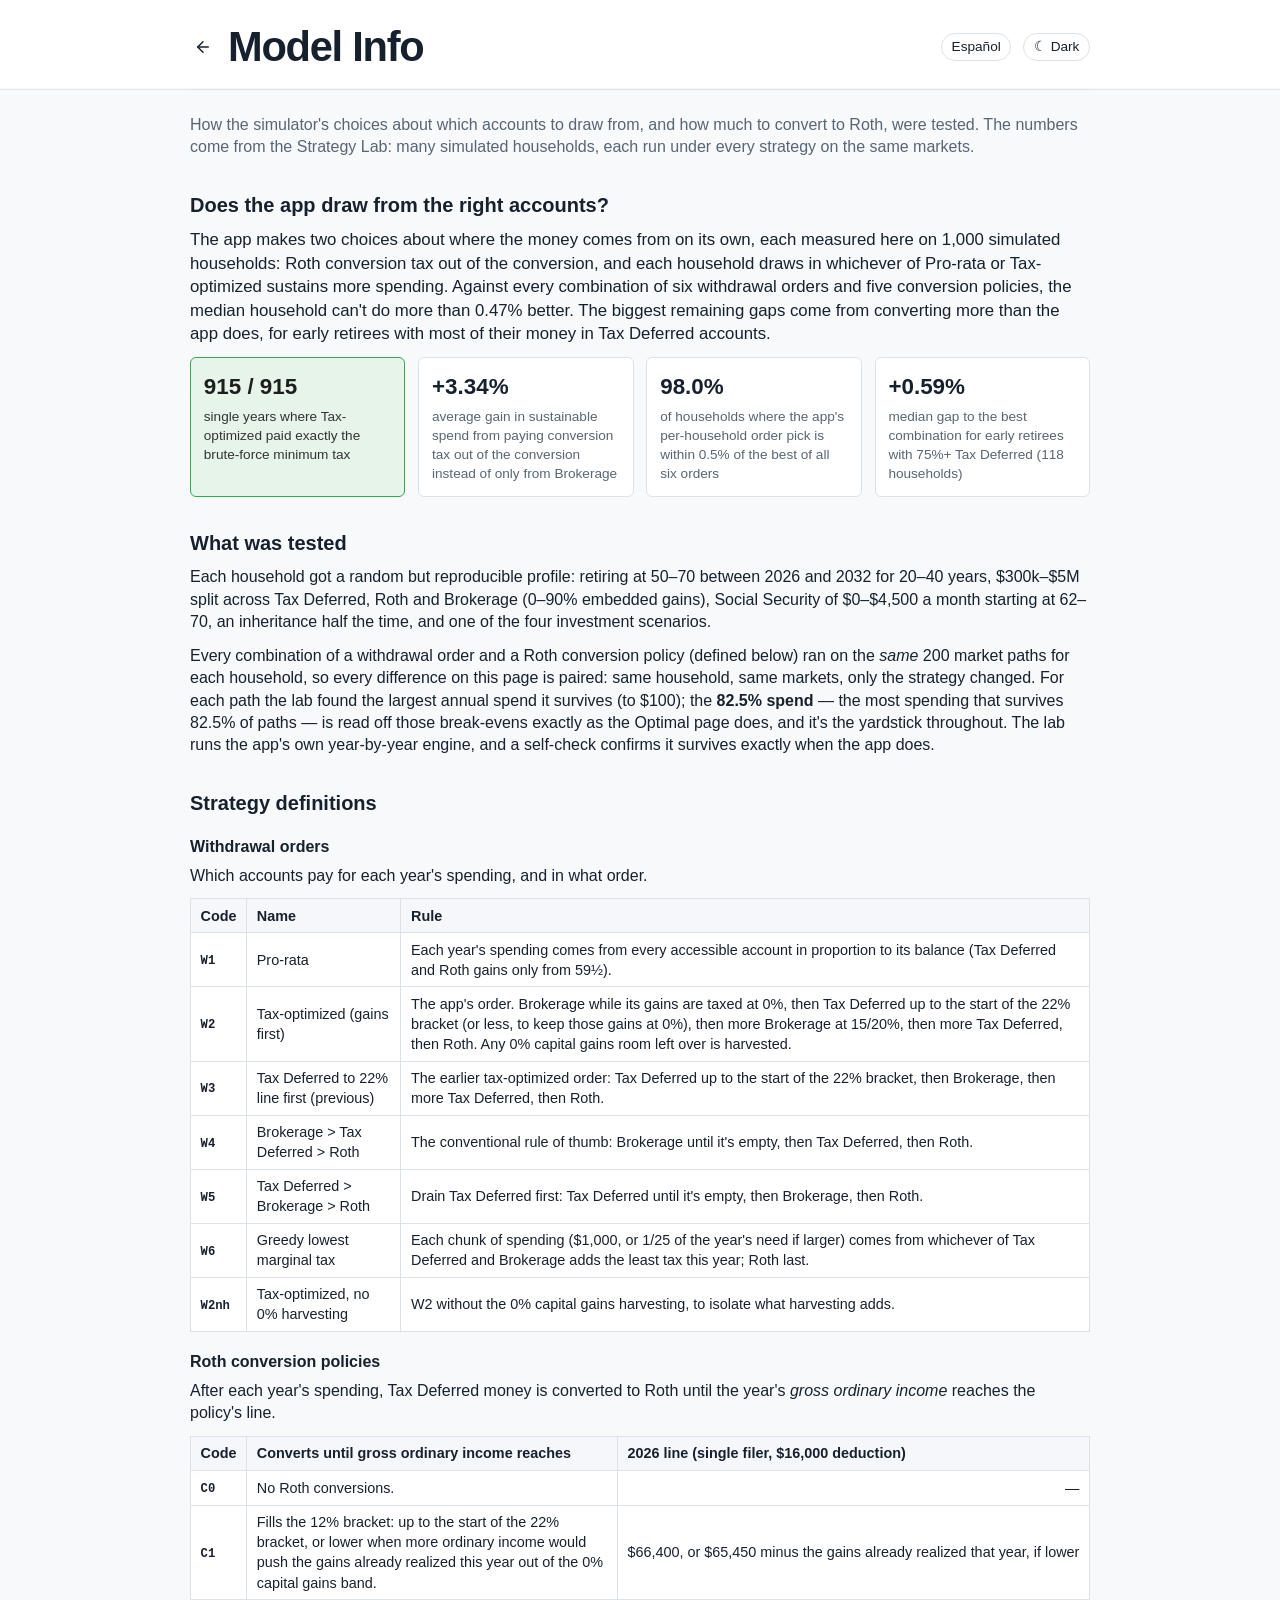
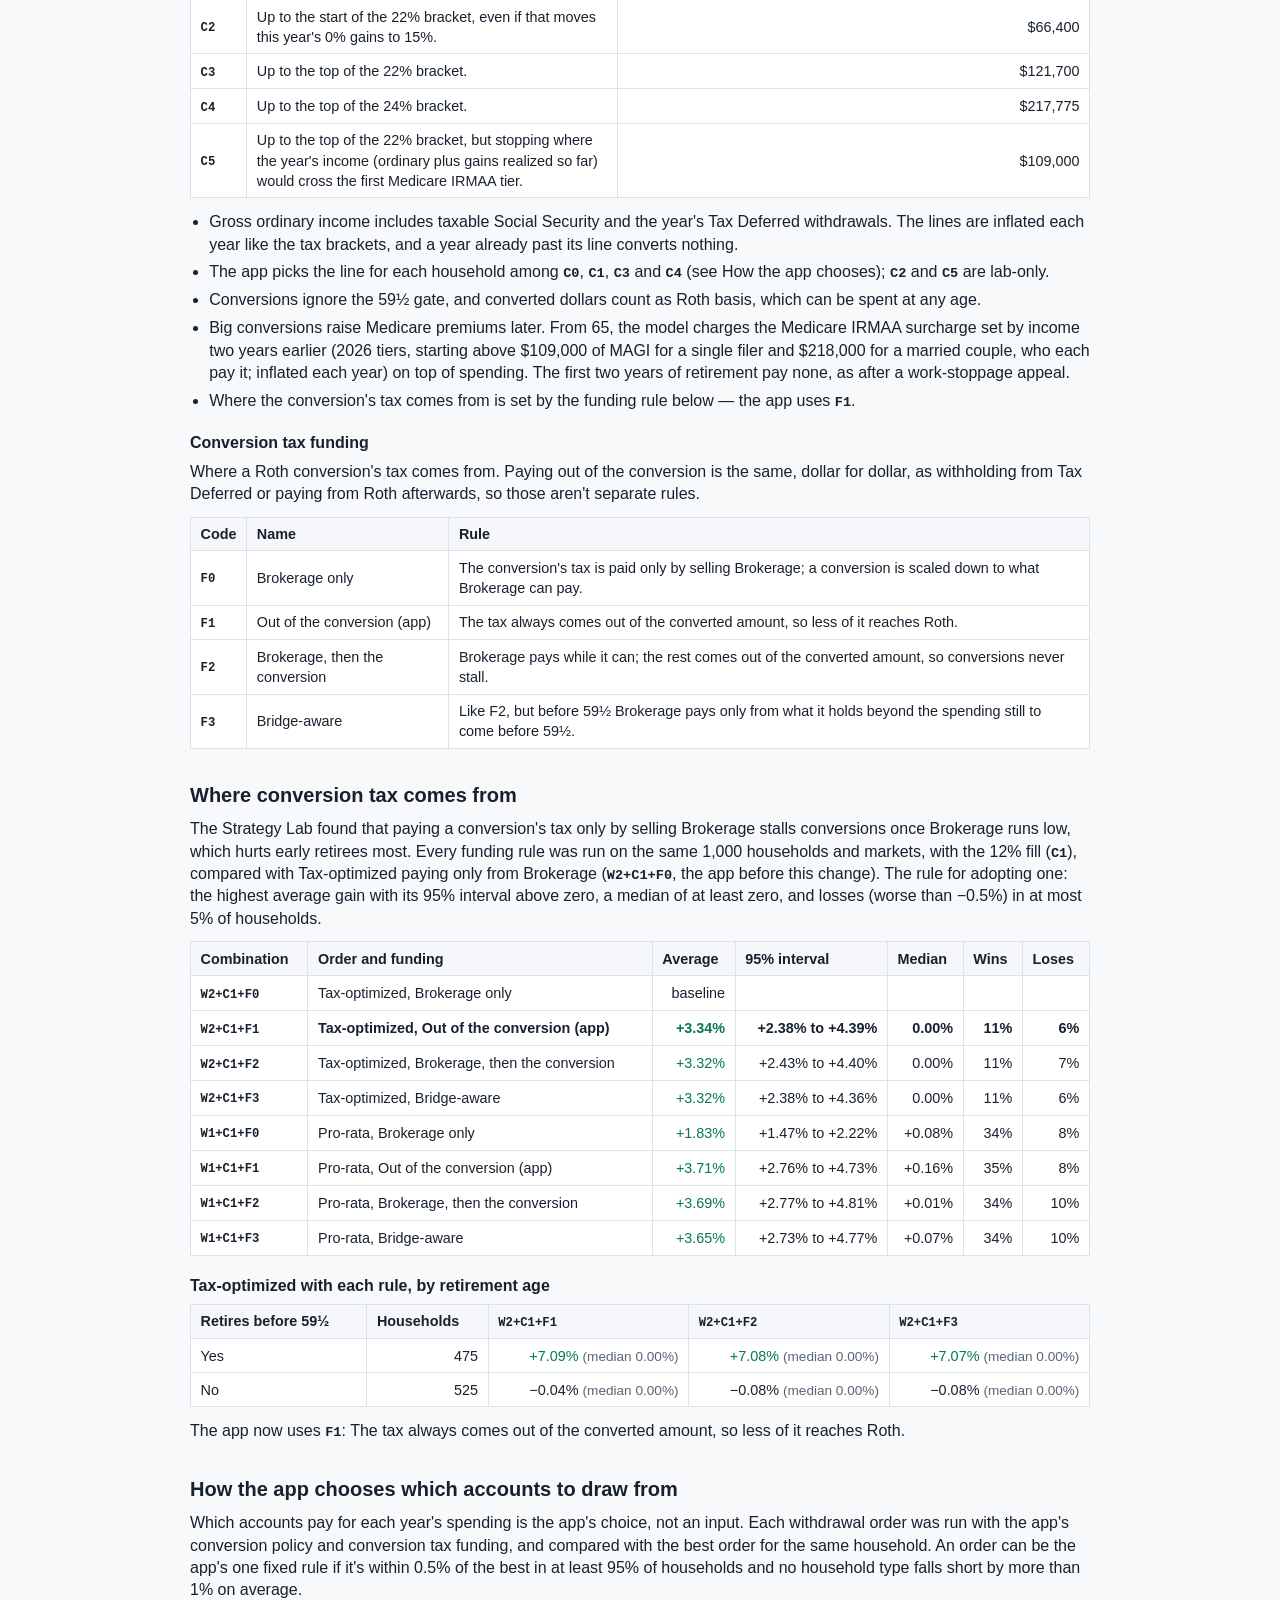
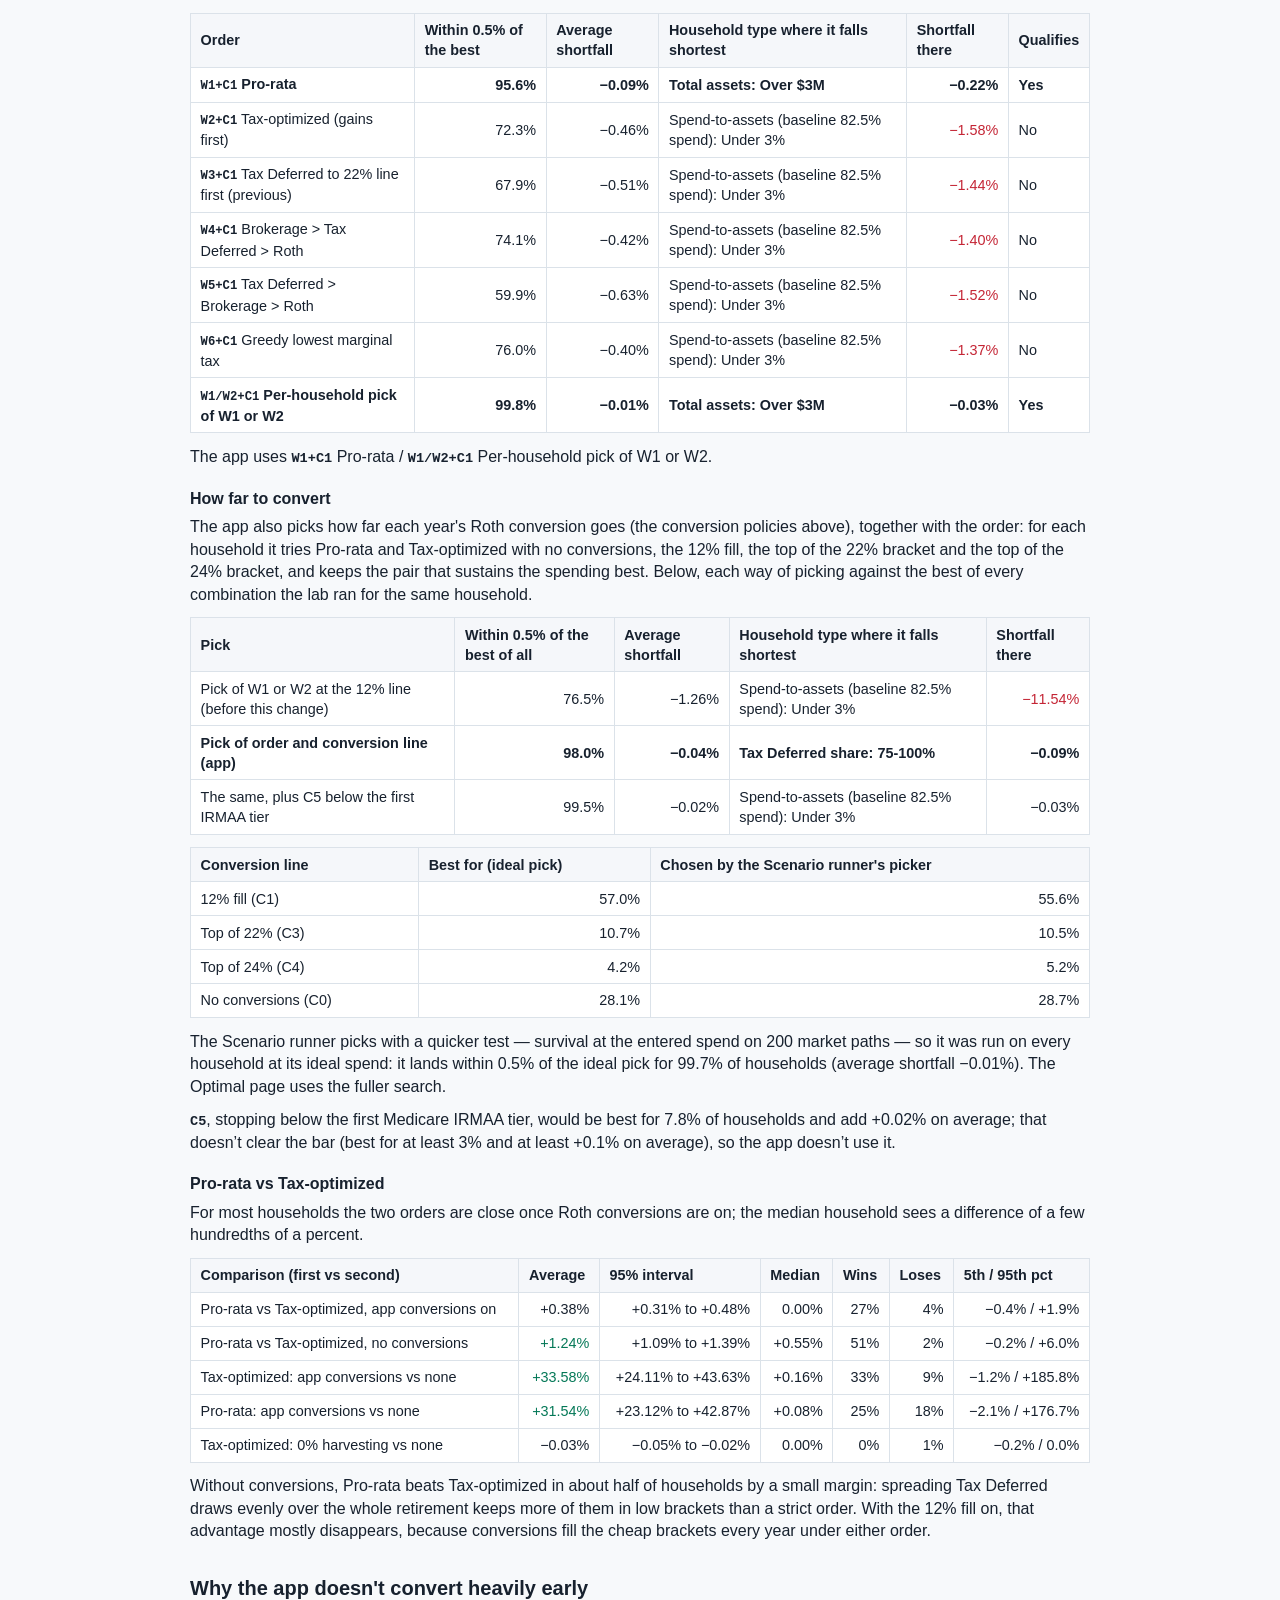
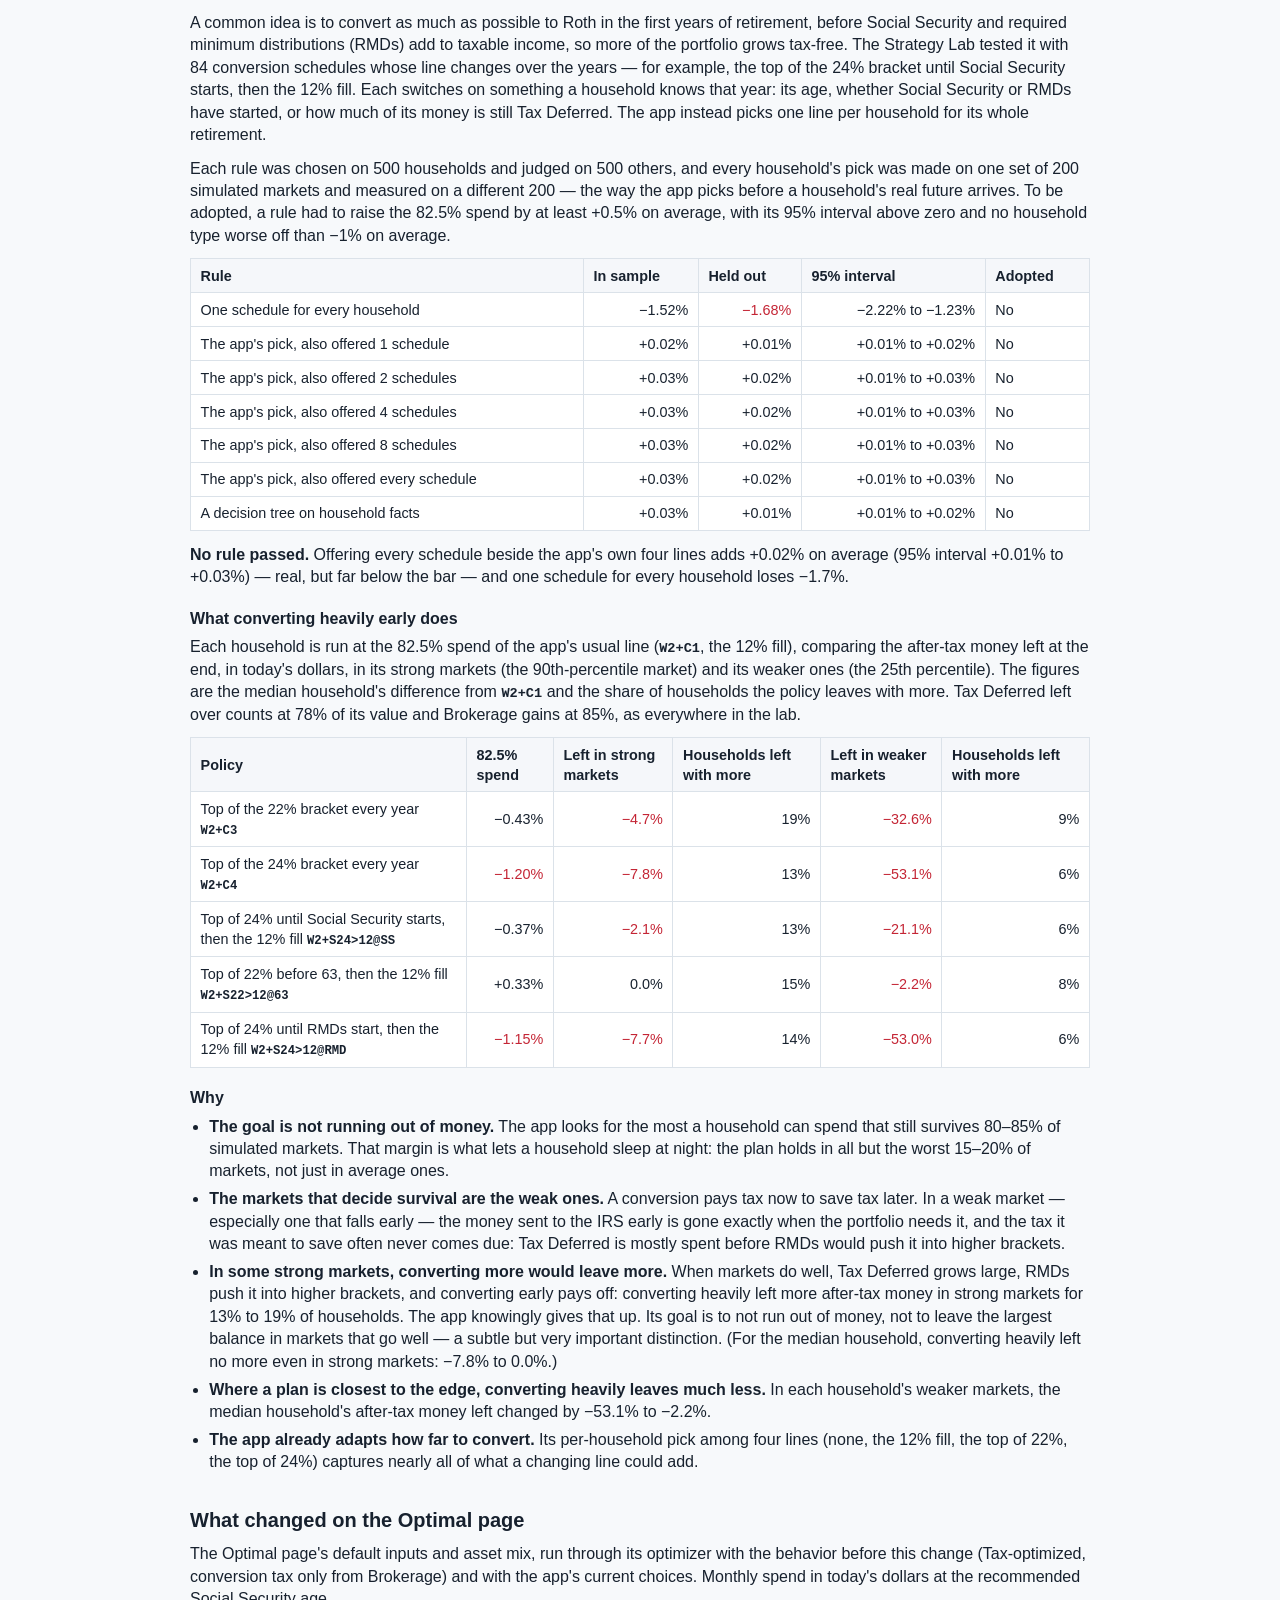
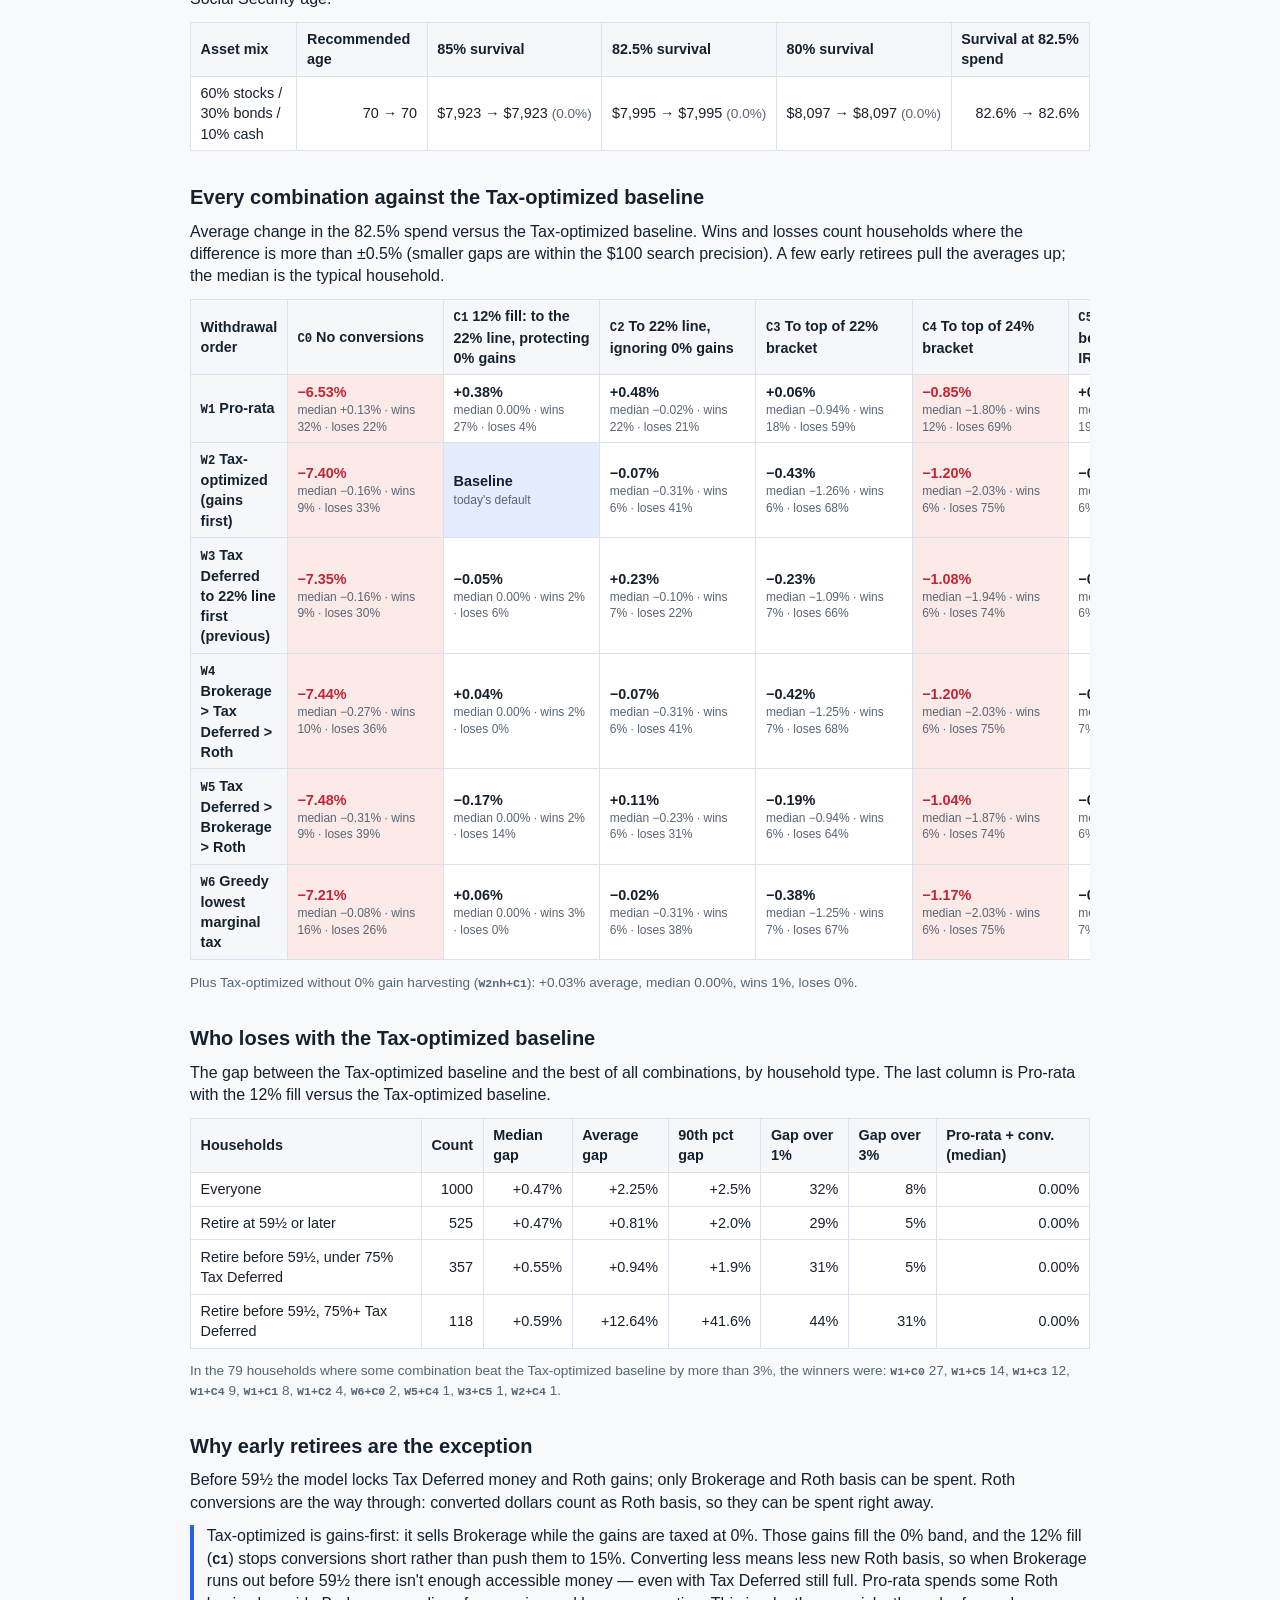
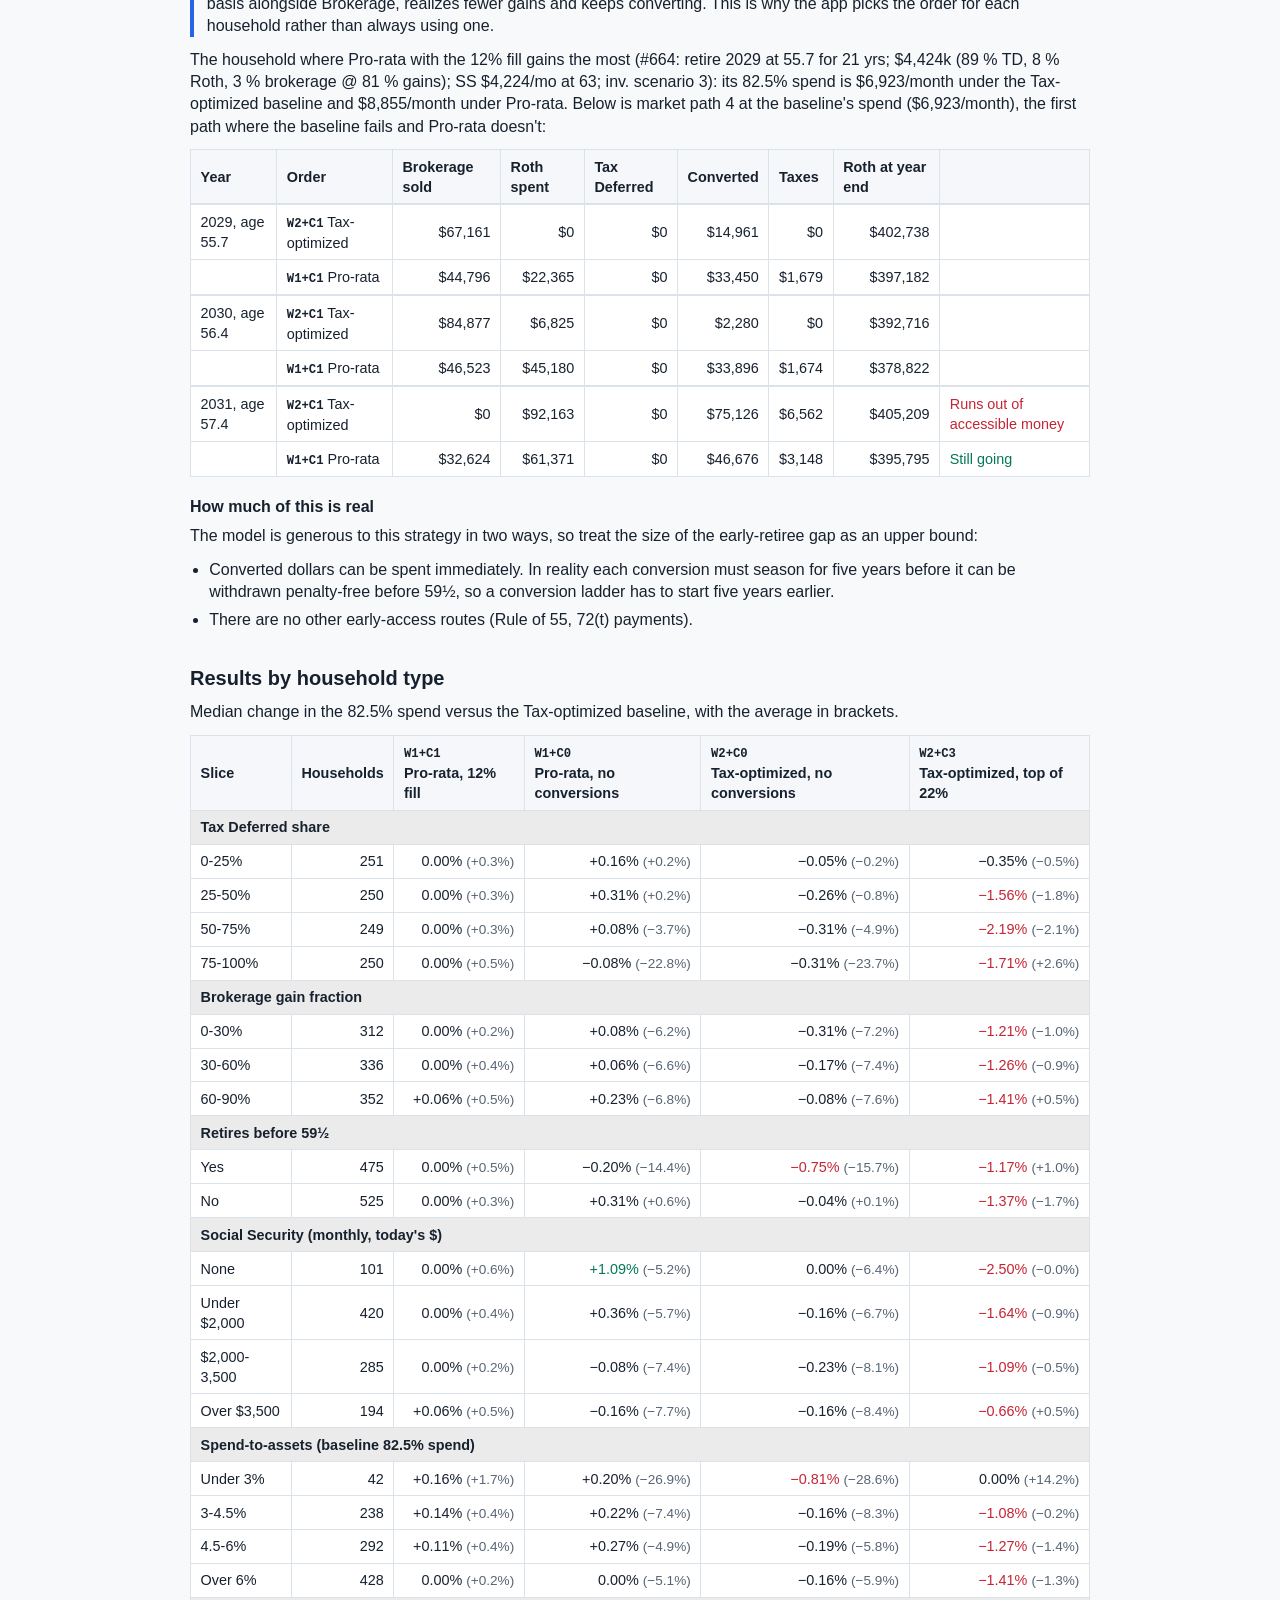
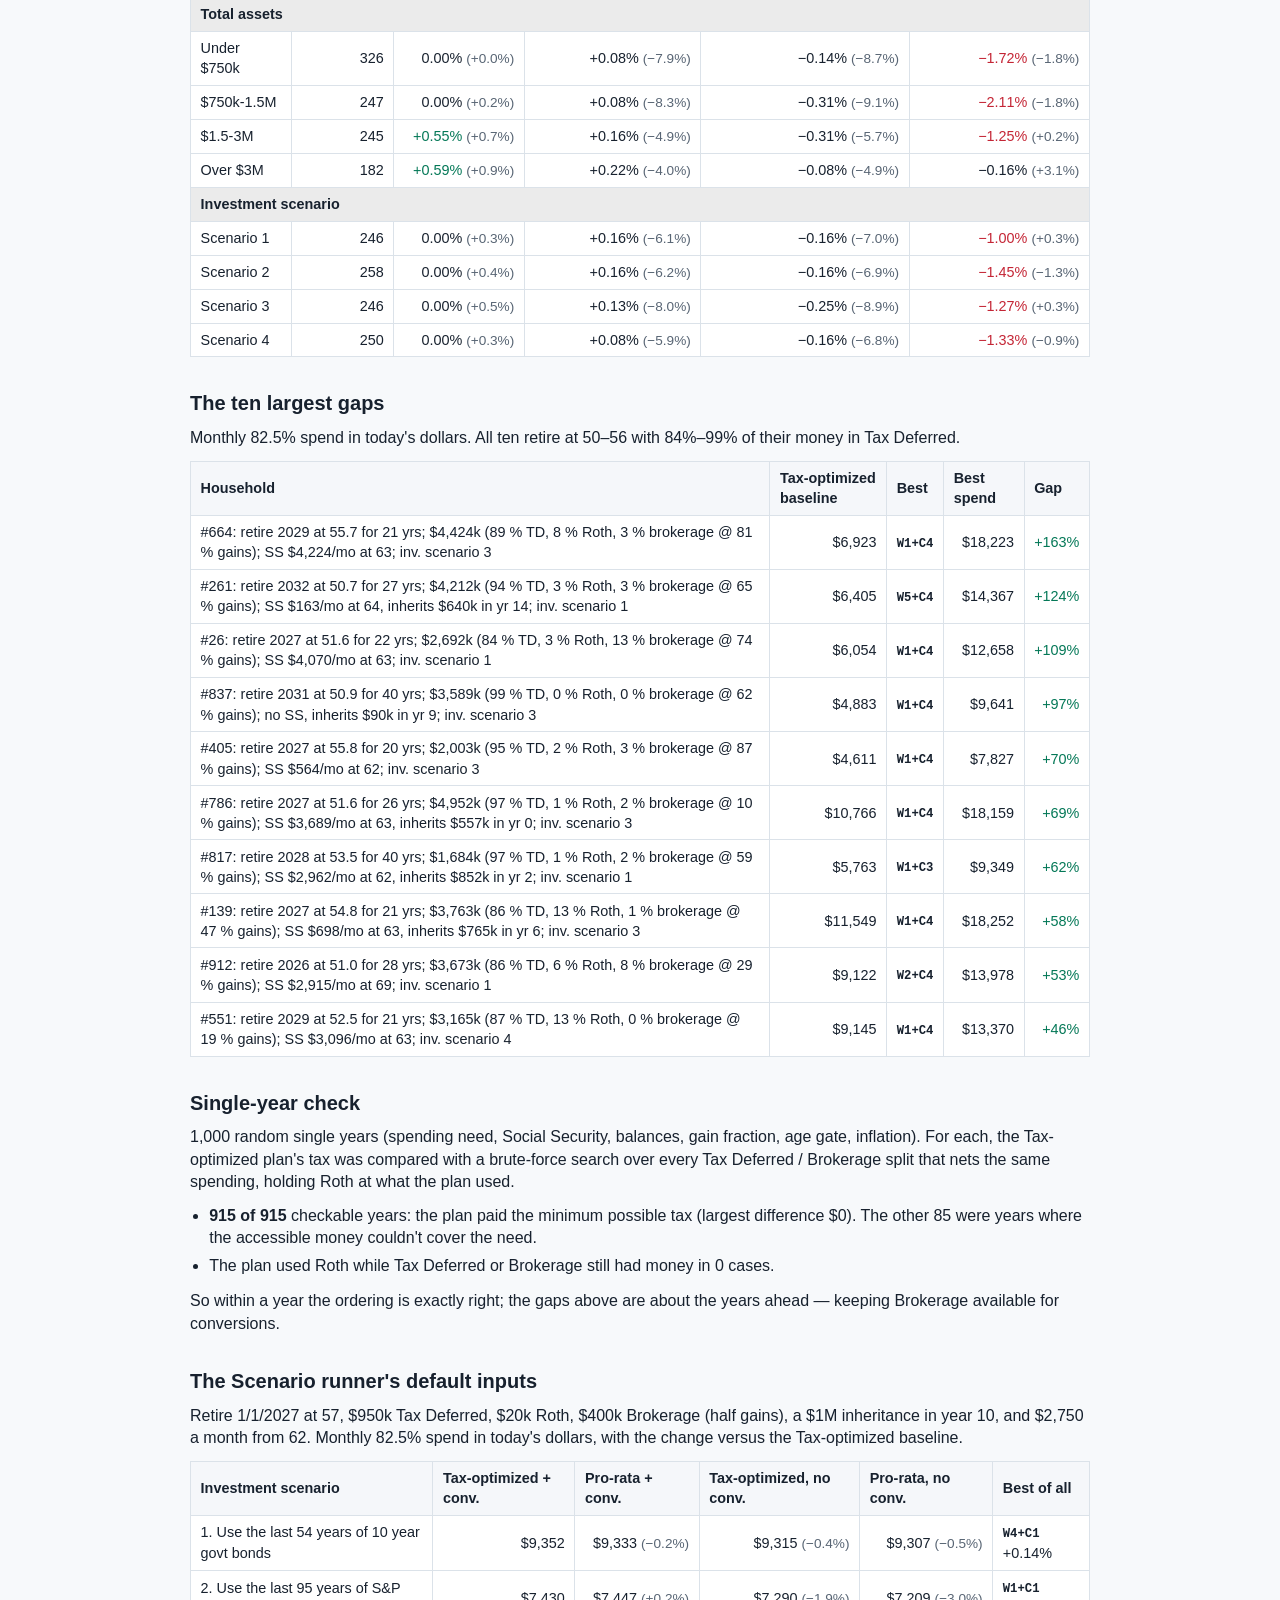
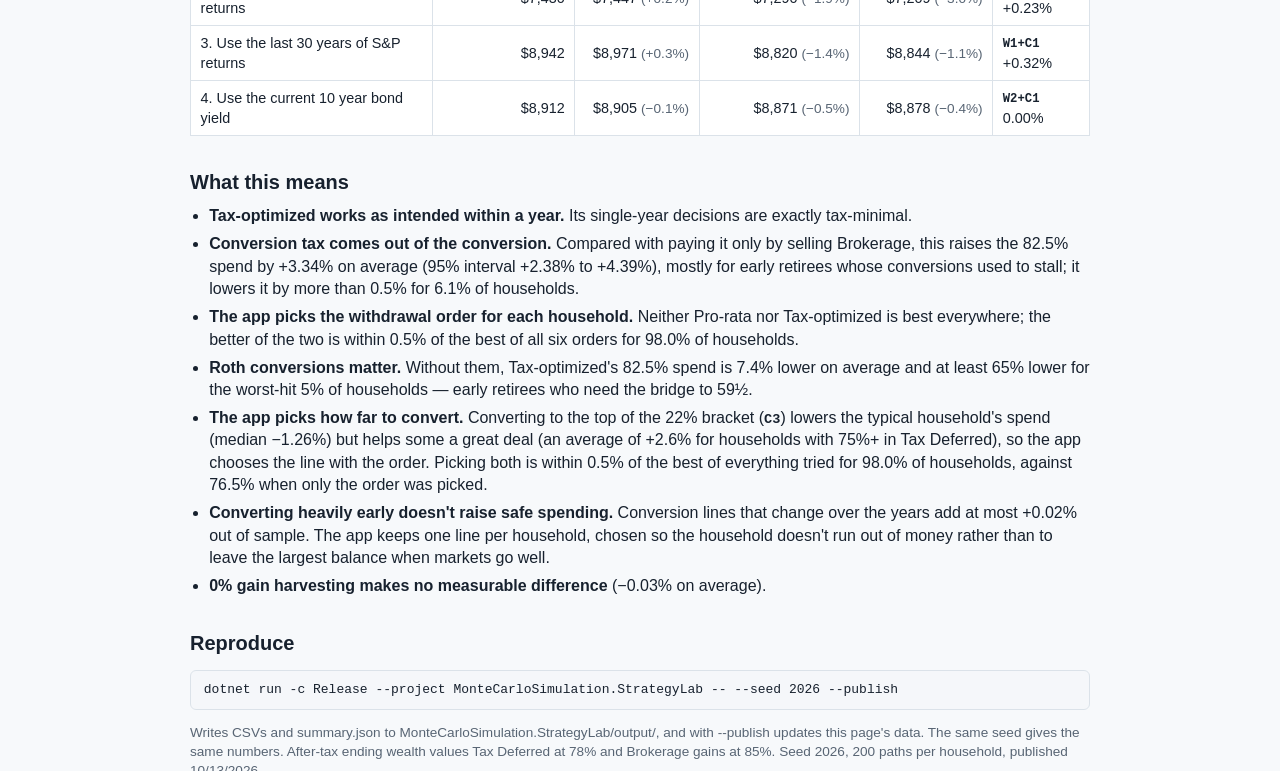
<file: MonteCarloSimulation.Web/wwwroot/model-info.html>
<!DOCTYPE html>
<html lang="en">
<head>
    <meta charset="utf-8" />
    <meta name="viewport" content="width=device-width, initial-scale=1" />
    <title data-i18n="info.pageTitle">Model Info</title>
    <link rel="stylesheet" href="styles.css" />
    <script src="theme.js"></script>
    <script src="visit.js" defer></script>
    <!-- A visitor who chose Spanish sees nothing until i18n.js has applied it, so English never flashes -->
    <style>html.i18n-pending body { visibility: hidden; }</style>
    <script>try { if (localStorage.getItem('lang') === 'es') document.documentElement.classList.add('i18n-pending'); } catch { }</script>
</head>
<body>
    <div class="page-header">
        <a href="/" class="icon-button" aria-label="Back to home" data-i18n-aria-label="nav.backHome">
            <svg width="18" height="18" viewBox="0 0 24 24" fill="none" stroke="currentColor" stroke-width="2" stroke-linecap="round" stroke-linejoin="round" aria-hidden="true">
                <path d="M19 12H5" />
                <path d="M12 19l-7-7 7-7" />
            </svg>
        </a>
        <h1 data-i18n="info.heading">Model Info</h1>

        <button type="button" class="lang-toggle" lang="es" aria-label="Ver en español">Español</button>
        <button type="button" class="theme-toggle" aria-label="Switch to dark mode">☾ Dark</button>
    </div>

    <p class="page-intro" data-i18n="info.intro">How the simulator's choices about which accounts to draw from, and how much to convert to Roth, were tested. The numbers come from the Strategy Lab: many simulated households, each run under every strategy on the same markets.</p>

    <main id="model-info" aria-live="polite">
        <p class="loading" data-i18n="info.loading">Loading the Strategy Lab results&hellip;</p>
    </main>

    <script src="i18n.js"></script>
    <script src="model-info.js"></script>
</body>
</html>
</file>
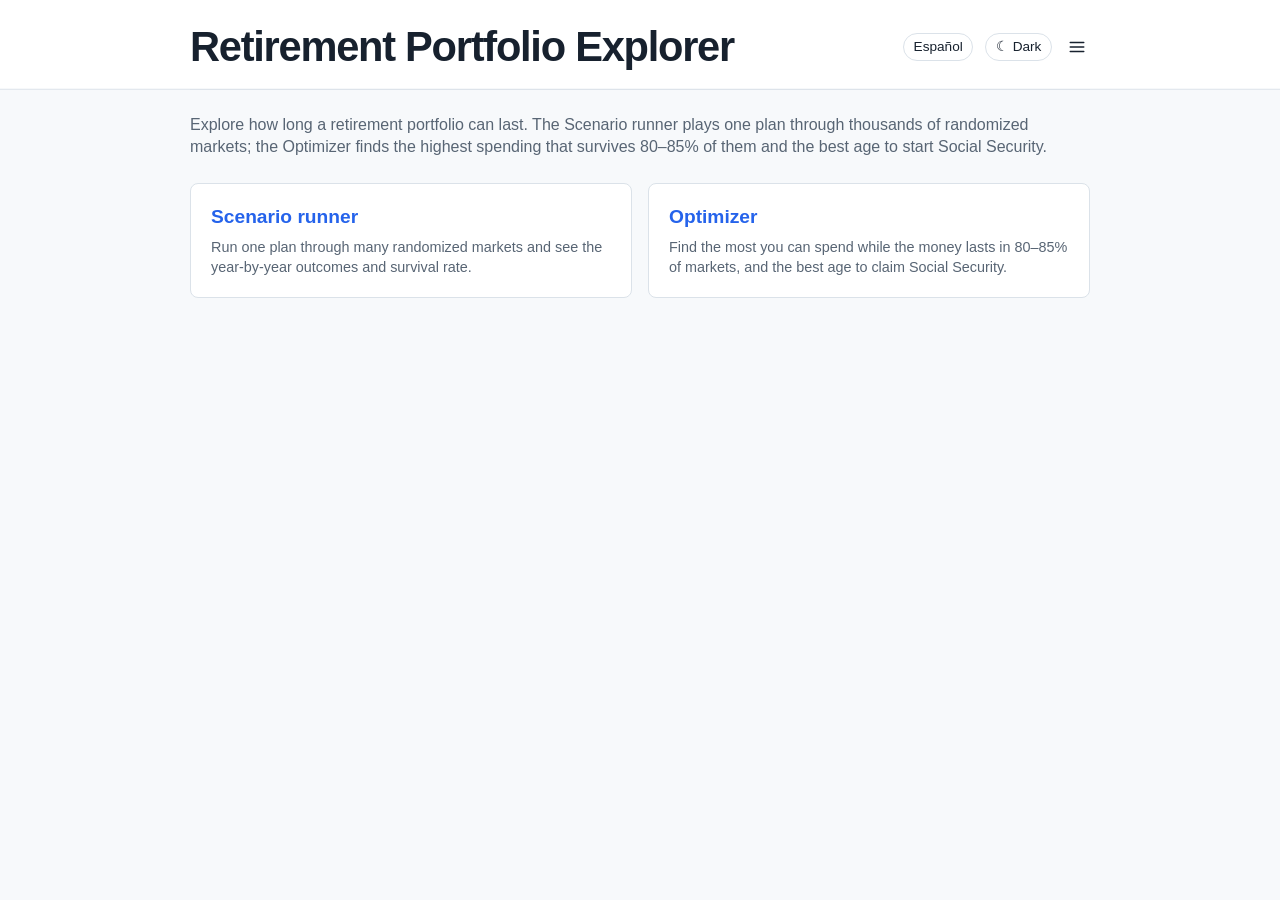
<file: MonteCarloSimulation.Web/wwwroot/splash.html>
<!DOCTYPE html>
<html lang="en">
<head>
    <meta charset="utf-8" />
    <meta name="viewport" content="width=device-width, initial-scale=1" />
    <title data-i18n="splash.pageTitle">Retirement Portfolio Explorer</title>
    <link rel="stylesheet" href="styles.css" />
    <script src="theme.js"></script>
    <script src="visit.js" defer></script>
    <!-- A visitor who chose Spanish sees nothing until i18n.js has applied it, so English never flashes -->
    <style>html.i18n-pending body { visibility: hidden; }</style>
    <script>try { if (localStorage.getItem('lang') === 'es') document.documentElement.classList.add('i18n-pending'); } catch { }</script>
</head>
<body>
    <div class="page-header">
        <h1 data-i18n="splash.heading">Retirement Portfolio Explorer</h1>

        <button type="button" class="lang-toggle" lang="es" aria-label="Ver en español">Español</button>
        <button type="button" class="theme-toggle" aria-label="Switch to dark mode">☾ Dark</button>

        <button type="button" id="hamburger-toggle" class="icon-button hamburger-toggle" aria-label="Menu" data-i18n-aria-label="menu.label" aria-haspopup="true" aria-expanded="false">
            <svg width="18" height="18" viewBox="0 0 24 24" fill="none" stroke="currentColor" stroke-width="2" stroke-linecap="round" stroke-linejoin="round" aria-hidden="true">
                <path d="M3 6h18" />
                <path d="M3 12h18" />
                <path d="M3 18h18" />
            </svg>
        </button>

        <div id="hamburger-menu" class="dropdown-menu" role="menu" hidden>
            <a href="model-info.html" id="model-info-menu-item" role="menuitem" data-i18n="menu.modelInfo">Model Info</a>
            <a href="translations.html" id="translations-menu-item" role="menuitem" data-i18n="menu.translations">Translations</a>
            <button type="button" id="observe-menu-item" role="menuitem">Observe</button>
        </div>

        <form id="observe-flyout" class="flyout flyout-right" role="dialog" aria-labelledby="observe-flyout-title" hidden>
            <div class="flyout-header">
                <h2 id="observe-flyout-title" class="flyout-title">Enter Passphrase</h2>
                <button type="button" id="observe-close" class="flyout-close" aria-label="Close">&times;</button>
            </div>
            <label>Passphrase
                <input type="password" name="passphrase" autocomplete="off">
            </label>
            <div class="flyout-actions">
                <button type="button" id="observe-cancel">Cancel</button>
                <button type="submit">Submit</button>
            </div>
            <p class="quota-notice" id="observe-quota" aria-live="polite" hidden></p>
            <div id="observe-result" aria-live="polite"></div>
        </form>
    </div>

    <p class="page-intro" data-i18n="splash.intro">Explore how long a retirement portfolio can last. The Scenario runner plays one plan through thousands of randomized markets; the Optimizer finds the highest spending that survives 80&ndash;85% of them and the best age to start Social Security.</p>

    <div class="splash-tiles">
        <a class="splash-tile" href="index.html">
            <span class="splash-tile-title" data-i18n="splash.runnerTitle">Scenario runner</span>
            <span class="splash-tile-desc" data-i18n="splash.runnerDesc">Run one plan through many randomized markets and see the year-by-year outcomes and survival rate.</span>
        </a>
        <a class="splash-tile" href="optimal.html">
            <span class="splash-tile-title" data-i18n="splash.optimizerTitle">Optimizer</span>
            <span class="splash-tile-desc" data-i18n="splash.optimizerDesc">Find the most you can spend while the money lasts in 80&ndash;85% of markets, and the best age to claim Social Security.</span>
        </a>
    </div>

    <script src="i18n.js"></script>
    <script src="quota.js"></script>
    <script src="menu.js"></script>
</body>
</html>
</file>
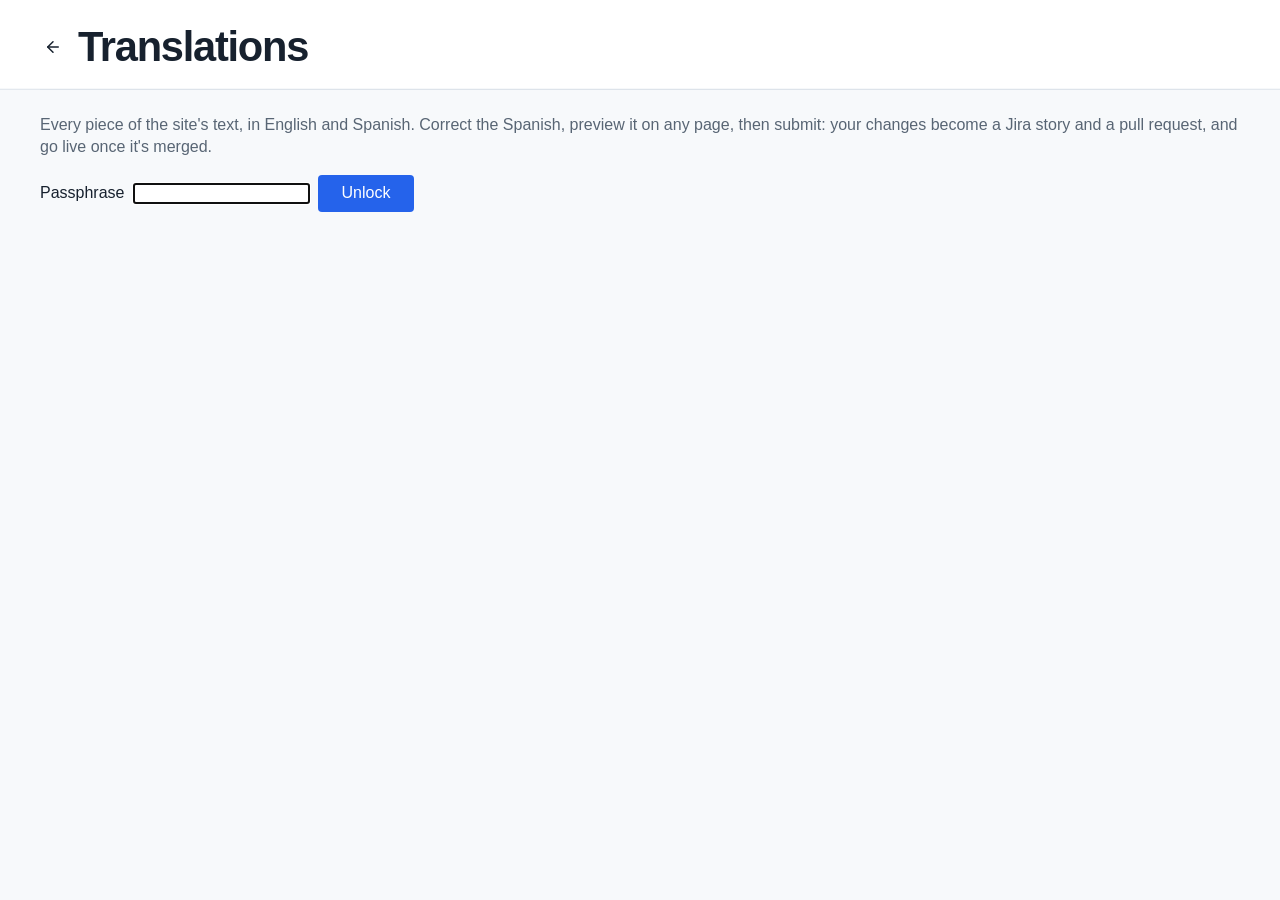
<file: MonteCarloSimulation.Web/wwwroot/translations.html>
<!DOCTYPE html>
<html lang="en">
<head>
    <meta charset="utf-8" />
    <meta name="viewport" content="width=device-width, initial-scale=1" />
    <title>Translations</title>
    <link rel="stylesheet" href="styles.css" />
    <script src="theme.js"></script>
</head>
<body class="translations-page">
    <div class="page-header">
        <a href="/" class="icon-button" aria-label="Back to home">
            <svg width="18" height="18" viewBox="0 0 24 24" fill="none" stroke="currentColor" stroke-width="2" stroke-linecap="round" stroke-linejoin="round" aria-hidden="true">
                <path d="M19 12H5" />
                <path d="M12 19l-7-7 7-7" />
            </svg>
        </a>
        <h1>Translations</h1>
    </div>

    <p class="page-intro">Every piece of the site's text, in English and Spanish. Correct the Spanish, preview it on any page, then
        submit: your changes become a Jira story and a pull request, and go live once it's merged.</p>

    <form id="unlock-form" class="translations-unlock" autocomplete="off" hidden>
        <label for="unlock-passphrase">Passphrase</label>
        <input type="password" id="unlock-passphrase" name="passphrase" required />
        <button type="submit">Unlock</button>
        <p class="quota-notice" id="unlock-quota" aria-live="polite" hidden></p>
        <div id="unlock-result" aria-live="polite"></div>
    </form>

    <main id="translations" hidden>
        <div class="translations-toolbar">
            <input type="search" id="search" placeholder="Search key, English or Spanish" aria-label="Search" />
            <select id="where" aria-label="Part of the site">
                <option value="">All parts of the site</option>
            </select>
            <label class="checkbox-label"><input type="checkbox" id="changed-only" /> Changed only</label>
            <span id="counts" class="info-meta" aria-live="polite"></span>
        </div>

        <div class="translations-actions">
            <label for="preview-page">Preview on</label>
            <select id="preview-page">
                <option value="/">Landing page</option>
                <option value="/index.html">Scenario runner</option>
                <option value="/model-info.html">Model Info</option>
            </select>
            <button type="button" id="preview">Preview</button>
            <button type="button" id="discard" class="secondary-button">Discard changes</button>
        </div>

        <div class="table-scroll">
            <table class="run-table translation-table">
                <thead><tr><th>Key</th><th>English</th><th>Spanish</th></tr></thead>
                <tbody id="rows"></tbody>
            </table>
        </div>

        <form id="submit-form" class="translations-submit" autocomplete="off">
            <h2>Submit your changes</h2>
            <p id="submit-summary">No changes yet.</p>
            <label for="note">Note for the pull request (optional)</label>
            <textarea id="note" name="note" maxlength="500" rows="2"></textarea>
            <div id="submit-passphrase-field" hidden>
                <label for="submit-passphrase">Passphrase</label>
                <input type="password" id="submit-passphrase" name="passphrase" />
            </div>
            <button type="submit" id="submit" disabled>Submit</button>
            <p class="quota-notice" id="submit-quota" aria-live="polite" hidden></p>
            <div id="submit-result" aria-live="polite"></div>
        </form>
    </main>

    <script src="quota.js"></script>
    <script src="translations.js"></script>
</body>
</html>
</file>
<file: MonteCarloSimulation.Web/wwwroot/styles.css>
﻿:root {
    color-scheme: light dark;
    /* Palette: a cool, slightly blue page with white cards on it, navy text and a blue accent */
    --page: #f7f9fb;
    --surface: #ffffff;
    --soft: #f5f7fa;
    --text: #17212e;
    --muted: #586574;
    --border: #dbe2e9;
    --accent: #2563eb;
    --accent-hover: #1d4ed8;
    --button: #2563eb;
    --button-hover: #1d4ed8;
    --button-text: #ffffff;
    --danger: #c42535;
    --positive: #047857;
    --ok-bg: #e6f4ea;
    --ok-border: #34a853;
    --warn-bg: #fdecea;
    --warn-border: #d93025;
    /* Pro: its badges, locks and header marker */
    --pro: #6d28d9;
    --pro-text: #ffffff;
    /* "✓ Plus" / "✓ Pro" pills, and a Free visitor's preview of Plus output */
    --plus-soft: #dbeafe;
    --pro-soft: #ede9fe;
    --teaser: #9aa5b1;
    /* The border of an input every tier has (Free), beside Plus's blue and Pro's purple */
    --free: #166534;
}

@media (prefers-color-scheme: dark) {
    :root:not([data-theme="light"]) {
        --page: #101923;
        --surface: #17212e;
        --soft: #202e40;
        --text: #edf2f8;
        --muted: #aebbc9;
        --border: #3c4a5c;
        --accent: #8ab7ff;
        --accent-hover: #b3d0ff;
        --danger: #ff9094;
        --positive: #6ee7b7;
        --pro: #c4b5fd;
        --pro-text: #1e1035;
        --plus-soft: #1e3a5f;
        --pro-soft: #3b2a63;
        --teaser: #6f7d8c;
        --free: #22c55e;
        color-scheme: dark;
    }
}

/* The same, when the header's toggle chose dark (theme.js) */
:root[data-theme="dark"] {
    --page: #101923;
    --surface: #17212e;
    --soft: #202e40;
    --text: #edf2f8;
    --muted: #aebbc9;
    --border: #3c4a5c;
    --accent: #8ab7ff;
    --accent-hover: #b3d0ff;
    --danger: #ff9094;
    --positive: #6ee7b7;
    --pro: #c4b5fd;
    --pro-text: #1e1035;
    --plus-soft: #1e3a5f;
    --pro-soft: #3b2a63;
    --teaser: #6f7d8c;
    --free: #22c55e;
    color-scheme: dark;
}

/* The toggle chose light: light colours and light form controls, whatever the computer's setting */
:root[data-theme="light"] {
    color-scheme: light;
}

body {
    font-family: Arial, Helvetica, sans-serif;
    background: var(--page);
    color: var(--text);
    max-width: 900px;
    margin: 0 auto 2rem;
    padding: 0 1rem;
    line-height: 1.4;
}

h1 {
    font-size: 1.5rem;
}

/* Form controls don't inherit the page font by default */
button,
input,
select,
textarea {
    font-family: inherit;
}

.page-header {
    display: flex;
    flex-wrap: wrap;
    align-items: center;
    gap: 0.5rem 0.75rem;
    position: relative;
    margin: 0 0 1.5rem;
    padding: 1.5rem 0 1.25rem;
}

/* The bar's white background and bottom border reach the window's edges. Box shadows spread them sideways
   without widening the page, and each is clipped to its own strip, so the header's flyouts aren't clipped. */
.page-header::before,
.page-header::after {
    content: "";
    position: absolute;
    left: 0;
    right: 0;
    clip-path: inset(0 -100vmax);
}

.page-header::before {
    top: 0;
    bottom: 0;
    z-index: -1;
    background: var(--surface);
    box-shadow: 0 0 0 100vmax var(--surface);
}

.page-header::after {
    bottom: 0;
    height: 1px;
    background: var(--border);
    box-shadow: 0 0 0 100vmax var(--border);
}

.page-header h1 {
    margin: 0;
    font-size: clamp(1.75rem, 1.1rem + 2.2vw, 2.6rem);
    font-weight: 600;
    letter-spacing: -0.03em;
    line-height: 1.1;
}

/* One muted line under the title, on its own row */
.page-description {
    flex-basis: 100%;
    margin: 0;
    color: var(--muted);
    font-size: 1.05rem;
    line-height: 1.5;
}

.icon-button {
    background: none;
    border: none;
    padding: 0.25rem;
    line-height: 0;
    color: inherit;
    cursor: pointer;
}

.icon-button:hover,
.icon-button:focus-visible {
    color: var(--accent);
}

.flyout {
    position: absolute;
    top: 100%;
    left: 0;
    z-index: 10;
    min-width: 320px;
    max-width: 100%;
    padding: 1rem;
    border: 1px solid var(--border);
    border-radius: 6px;
    background: var(--surface);
    color: var(--text);
    box-shadow: 0 4px 12px rgba(0, 0, 0, 0.15);
}

.flyout:not([hidden]) {
    display: flex;
    flex-direction: column;
    gap: 0.75rem;
}

.flyout-title {
    margin: 0;
    font-size: 1.1rem;
}

.flyout label {
    display: flex;
    flex-direction: column;
    font-size: 0.9rem;
    gap: 0.25rem;
}

.flyout input[type="text"],
.flyout textarea {
    padding: 0.4rem;
    border: 1px solid var(--border);
    border-radius: 4px;
    font: inherit;
}

.flyout-actions {
    display: flex;
    gap: 0.5rem;
    justify-content: flex-end;
}

#edit-cancel {
    padding: 0.6rem 1.5rem;
    font-size: 1rem;
    border: 1px solid var(--border);
    border-radius: 4px;
    background: none;
    color: inherit;
    cursor: pointer;
}

fieldset {
    border: 1px solid var(--border);
    border-radius: 6px;
    margin-bottom: 1rem;
}

.inputs-section {
    margin-bottom: 1rem;
}

.inputs-section > summary {
    cursor: pointer;
    font-weight: 600;
    margin-bottom: 0.75rem;
}

/* The Scenario runner's Monthly Withdrawal: the plan's focal point, large, above the foldable inputs */
.withdrawal-focus {
    display: flex;
    flex-wrap: wrap;
    align-items: center;
    gap: 0.25rem 0.5rem;
    margin-bottom: 1rem;
    padding: 0.5rem 0.75rem;
    border: 1px solid var(--border);
    border-left: 4px solid var(--accent);
    border-radius: 6px;
    background: var(--surface);
}

.withdrawal-focus > label {
    font-size: 0.875rem;
    font-weight: 700;
}

.withdrawal-amount {
    display: inline-flex;
    align-items: center;
    gap: 0.25rem;
    font-size: clamp(1rem, 3vw, 1.5rem);
    font-weight: 700;
}

.withdrawal-amount input {
    width: 7.5ch;
    padding: 0.1rem 0.4rem;
    font: inherit;
    color: var(--text);
    background: var(--surface);
    border: 1px solid var(--free);
    border-radius: 6px;
}

.withdrawal-hint {
    flex-basis: 100%;
    margin: 0;
    color: var(--muted);
    font-size: 0.9rem;
}

/* Beside Run: the run in progress, then the link down to its results */
.run-status {
    font-size: 0.95rem;
}

.run-status .see-results {
    color: var(--accent);
    font-weight: 600;
}

/* The Scenario runner: wider, so the inputs tile and the chart sit side by side */
body.wide {
    max-width: 1200px;
}

/* Inputs tile (40%, left) beside the chart or recommendation tile (60%); stacked on narrow screens */
.inputs-layout {
    display: grid;
    grid-template-columns: minmax(0, 2fr) minmax(0, 3fr);
    gap: 1rem;
    align-items: start;
    margin-bottom: 1rem;
}

@media (max-width: 900px) {
    .inputs-layout {
        grid-template-columns: minmax(0, 1fr);
    }
}

.tabs-tile,
.graph-tile {
    border: 1px solid var(--border);
    background: var(--surface);
    border-radius: 6px;
    padding: 0.75rem;
    min-width: 0;
}

.tab-list {
    display: flex;
    flex-wrap: wrap;
    gap: 0.25rem;
    border-bottom: 1px solid var(--border);
    margin-bottom: 0.75rem;
}

.tab-list [role="tab"] {
    padding: 0.4rem 0.6rem;
    border: none;
    border-bottom: 2px solid transparent;
    margin-bottom: -1px;
    background: none;
    color: var(--muted);
    font-weight: 500;
    font: inherit;
    font-size: 0.9rem;
    cursor: pointer;
}

.tab-list [role="tab"][aria-selected="true"] {
    border-bottom-color: var(--accent);
    color: var(--accent);
}

.tab-list [role="tab"]:hover,
.tab-list [role="tab"]:focus-visible {
    color: var(--accent);
}

/* The Investments tab, while its allocation doesn't total 100% */
.tab-list [role="tab"].has-error::after {
    content: " \26A0";
    color: var(--warn-border);
}

/* Each tab's fields and boxes in two columns where two fit (each at least half the panel and 11rem), else one.
   Widths come from Inputs.sizeInputs. */
.tab-panel.field-grid {
    grid-template-columns: repeat(auto-fit, minmax(max(11rem, calc((100% - 1.5rem) / 2)), 1fr));
    align-items: start;
    margin-bottom: 0;
}

.tab-panel > .span-all,
.annuity-details > .span-all {
    grid-column: 1 / -1;
}

/* Text and date inputs on the input tabs: the number inputs' border, and a little room inside it */
.tabs-tile input:is([type="text"], [type="date"]) {
    padding: 0.2rem 0.35rem;
    border: 1px solid var(--border);
    border-radius: 4px;
}

/* Free inputs (no paid feature on them or around them): a dark green border, for every visitor. Not the fields a page
   fills in itself (.display-only, the Optimizer's Annuity tab), which nobody types in */
.tabs-tile input:is([type="text"], [type="number"], [type="date"]):not([data-requires]):not([data-requires] input):not(.display-only) {
    border: 1px solid var(--free);
    border-radius: 4px;
}

.tab-panel[hidden] {
    display: none;
}

/* A box beside two shorter ones takes both their rows, so they stack with no gap: Roth on Your Money (Tax Deferred,
   then Brokerage, in the first column) and Social Security on Other Income (Inheritance, then Taxes, in the second) */
.field-grid .span-two-rows {
    grid-row: span 2;
}

/* The Annuity tab. Its fields join the panel's grid: the fieldset around them is only there to disable them all while
   "Include an annuity" is off, greying their labels too. The DIA start date shows only when chosen. */
.annuity-details {
    display: contents;
}

.annuity-details:disabled :is(label, legend) {
    color: var(--muted);
}

#panel-annuity :is(label, fieldset)[hidden] {
    display: none;
}

/* The Optimizer's read-only Annuity tab: what it decided, shown in fields nobody edits */
.tabs-tile input.display-only {
    border: 1px solid var(--border);
    border-radius: 4px;
    background: var(--soft);
    color: var(--text);
}

.annuity-status {
    margin: 0;
    font-size: 0.9rem;
}

/* The suggested SPIA rate (app.js initAnnuityRate): the rate with its as-of date, Use this rate, and the source */
.annuity-rate {
    padding: 0.5rem 0.75rem;
    border: 1px solid var(--border);
    border-radius: 6px;
    background: var(--page);
    font-size: 0.85rem;
}

.annuity-rate[hidden] {
    display: none;
}

.annuity-rate p {
    margin: 0 0 0.4rem;
}

.annuity-rate .secondary-button {
    padding: 0.25rem 0.75rem;
    font-size: 0.85rem;
    margin-bottom: 0.4rem;
}

.annuity-rate .annuity-rate-source {
    margin: 0;
    color: var(--muted);
    font-size: 0.8rem;
}

.tabs-tile select {
    padding: 0.2rem 0.35rem;
    border: 1px solid var(--border);
    border-radius: 4px;
    background: var(--surface);
    color: var(--text);
}


.asset-table {
    border-collapse: collapse;
    font-size: 0.9rem;
}

.asset-table th,
.asset-table td {
    padding: 0.2rem 0.4rem 0.2rem 0;
    text-align: left;
    font-weight: normal;
}

.asset-table thead th {
    font-size: 0.8rem;
    color: var(--muted);
}

/* The returns and std. devs' paid badge, centred over their two columns */
.asset-table .badge-row td {
    padding: 0 0 0.2rem;
}

.asset-table .ret-badge {
    text-align: center;
}

/* Asset Classes: a box around the allocation column and another around the return and std. dev. columns, with a gap
   between them */
.asset-table .alloc,
.asset-table .ret {
    padding: 0.2rem 0.4rem;
}

.asset-table .alloc,
.asset-table .ret-first {
    border-left: 1px solid var(--border);
}

.asset-table .alloc,
.asset-table .ret-last {
    border-right: 1px solid var(--border);
}

.asset-table thead .alloc,
.asset-table thead .ret {
    border-top: 1px solid var(--border);
}

.asset-table tbody tr:last-child .alloc,
.asset-table tbody tr:last-child .ret {
    border-bottom: 1px solid var(--border);
}

.asset-table .gap {
    width: 0.5rem;
    padding: 0;
}

.total-line.invalid {
    color: var(--warn-border);
}

.graph-tile {
    min-height: 280px;
    display: flex;
    flex-direction: column;
}

.graph-title {
    font-size: 1rem;
    margin: 0 0 0.5rem;
}

/* Optimal page: the recommendation card fills the tile beside the inputs */
.recommendation-tile .summary-box {
    margin-bottom: 0;
}

/* The card is a size container, so the calculating line below scales with the tile, not the window */
#optimal-card {
    container-type: inline-size;
}

/* "Calculating… 12 of 28 checks done." while the Optimizer runs: very large and bold, across most of the tile */
.optimal-progress {
    margin: 0.5rem 0;
    font-size: clamp(1.75rem, 4.6cqi, 3.5rem);
    font-weight: 700;
    line-height: 1.2;
    color: var(--text);
    text-wrap: balance;
}

/* Optimal page: Find optimal, with the Simulated markets choice beside it */
.submit-row {
    display: flex;
    flex-wrap: wrap;
    align-items: center;
    gap: 0.75rem 1.5rem;
    margin-bottom: 1rem;
}

.markets-choice {
    display: flex;
    flex-wrap: wrap;
    align-items: center;
    gap: 0.25rem 1rem;
    margin: 0;
    padding: 0.25rem 0.75rem 0.5rem;
    background: var(--surface);
    font-size: 0.9rem;
}

.markets-choice legend {
    font-size: 0.85rem;
    padding: 0 0.25rem;
}

.markets-choice .checkbox-label {
    display: flex;
    align-items: center;
    gap: 0.35rem;
}

.markets-choice .subgroup-hint {
    flex-basis: 100%;
}

/* Filing status (Demographics): the two choices, then the married hint, closer together than a subgroup's fields */
.field-grid fieldset.subgroup.filing-status {
    gap: 0.35rem;
}

/* The balance chart (chart.js): green upper, blue middle, orange lower, lighter in dark mode */
:root {
    --band-upper: #34a853;
    --band-middle: #1a73e8;
    --band-lower: #e8710a;
}

@media (prefers-color-scheme: dark) {
    :root:not([data-theme="light"]) {
        --band-upper: #81c995;
        --band-middle: #8ab4f8;
        --band-lower: #fcad70;
    }
}

/* The same, when the header's toggle chose dark (theme.js) */
:root[data-theme="dark"] {
    --band-upper: #81c995;
    --band-middle: #8ab4f8;
    --band-lower: #fcad70;
}

.chart-note {
    font-size: 0.8rem;
    color: var(--muted);
    margin: 0 0 0.5rem;
}

.chart-box {
    position: relative;
}

.balance-chart {
    display: block;
    max-width: 100%;
    height: auto;
    touch-action: pan-y;
}

.chart-grid {
    stroke: var(--border);
}

.chart-axis,
.chart-tick {
    stroke: var(--muted);
    stroke-opacity: 0.5;
}

.chart-label {
    fill: var(--muted);
    font-size: 12px;
}

.chart-band {
    stroke: none;
    fill-opacity: 0.2;
}

.chart-band-upper {
    fill: var(--band-upper);
}

.chart-band-lower {
    fill: var(--band-lower);
}

.chart-line {
    fill: none;
    stroke-width: 2;
    stroke-linejoin: round;
}

.chart-line-upper {
    stroke: var(--band-upper);
}

.chart-line-middle {
    stroke: var(--band-middle);
}

.chart-line-lower {
    stroke: var(--band-lower);
}

.chart-dot {
    fill: var(--surface);
    stroke-width: 2;
}

.chart-guide {
    stroke: var(--muted);
    stroke-opacity: 0.35;
    stroke-dasharray: 3 3;
}

.chart-hit {
    fill: transparent;
    cursor: crosshair;
}

.chart-tooltip {
    position: absolute;
    top: 0;
    display: flex;
    flex-direction: column;
    gap: 0.1rem;
    padding: 0.35rem 0.5rem;
    border: 1px solid var(--border);
    border-radius: 4px;
    background: var(--surface);
    color: var(--text);
    font-size: 0.8rem;
    white-space: nowrap;
    pointer-events: none;
    box-shadow: 0 2px 8px rgba(0, 0, 0, 0.15);
}

.chart-tooltip[hidden] {
    display: none;
}

.chart-tip-upper::before,
.chart-tip-middle::before,
.chart-tip-lower::before,
.chart-legend li::before {
    content: "";
    display: inline-block;
    width: 0.8em;
    height: 3px;
    margin-right: 0.35em;
    vertical-align: middle;
}

.chart-tip-upper::before,
.chart-legend-upper::before {
    background: var(--band-upper);
}

.chart-tip-middle::before,
.chart-legend-middle::before {
    background: var(--band-middle);
}

.chart-tip-lower::before,
.chart-legend-lower::before {
    background: var(--band-lower);
}

.chart-legend {
    display: flex;
    flex-wrap: wrap;
    gap: 0.25rem 1rem;
    list-style: none;
    padding: 0;
    margin: 0.5rem 0 0;
    font-size: 0.8rem;
}

.field-grid {
    display: grid;
    grid-template-columns: repeat(auto-fit, minmax(220px, 1fr));
    gap: 0.75rem 1.5rem;
    margin-bottom: 1rem;
}

.field-grid label {
    display: flex;
    flex-direction: column;
    font-size: 0.9rem;
    gap: 0.25rem;
    align-items: flex-start;
}

.field-grid input {
    box-sizing: border-box;
}

.field-grid label.checkbox-label {
    flex-direction: row;
    align-items: center;
    gap: 0.4rem;
}

.radio-group {
    display: flex;
    flex-direction: column;
    gap: 0.25rem;
    font-size: 0.9rem;
}

.subgroup-row {
    grid-column: 1 / -1;
    display: flex;
    flex-wrap: wrap;
    gap: 0.75rem 1.5rem;
}

.subgroup-row fieldset.subgroup {
    flex: 1 1 220px;
}

.field-grid fieldset.subgroup {
    border: 1px dashed var(--border);
    border-radius: 6px;
    padding: 0.5rem;
    margin-bottom: 0;
    display: flex;
    flex-direction: column;
    gap: 0.75rem;
}

.field-grid fieldset.subgroup legend {
    font-size: 0.85rem;
    padding: 0 0.25rem;
}

.total-line {
    font-size: 0.85rem;
    font-weight: 600;
    color: var(--muted);
    margin: 0;
}

.quota-notice {
    font-size: 0.85rem;
    color: var(--muted);
    margin: 0;
}

/* "You've used all 5 ... You can submit another at ..." - bold blue so it stands out: a medium blue on light
   backgrounds, light blue on dark ones (both well above 4.5:1 contrast) */
.quota-notice.blocked {
    color: var(--accent);
    font-weight: 700;
}


.subgroup-hint {
    font-size: 0.8rem;
    color: var(--muted);
    margin: 0;
}

input[type="number"] {
    padding: 0.4rem;
    border: 1px solid var(--border);
    border-radius: 4px;
    font-size: 1rem;
}

button[type="submit"] {
    padding: 0.6rem 1.5rem;
    font-size: 1rem;
    border: none;
    border-radius: 4px;
    background: var(--button);
    color: var(--button-text);
    cursor: pointer;
}

button[type="submit"]:hover {
    background: var(--button-hover);
}

#results {
    margin-top: 2rem;
}

.summary-box {
    border: 1px solid var(--border);
    border-left-width: 6px;
    border-radius: 6px;
    padding: 1rem;
    margin-bottom: 1rem;
    background: var(--surface);
    color: var(--text);
}

.summary-box.ok {
    border-left-color: var(--ok-border);
}

.summary-box.warn {
    border-left-color: var(--warn-border);
}

.summary-box p {
    margin: 0.3rem 0;
}

/* The Scenario runner's summary: two lines, the run in plain words, then More detail with a caret that unfolds the
   rest (app.js summaryBox) */
.summary-details > summary {
    cursor: pointer;
    list-style: none;
    margin: 0.3rem 0;
}

.summary-details > summary::-webkit-details-marker {
    display: none;
}

.summary-caret::before {
    content: "\25B8";
    display: inline-block;
    width: 1em;
    margin-right: 0.3rem;
    font-size: 1.15em;
    text-align: center;
    color: var(--accent);
    transition: transform 0.15s;
}

.summary-details[open] > summary .summary-caret::before {
    transform: rotate(90deg);
}

/* The run in plain words (run-story.js), set apart from the two lines above it */
.summary-story {
    margin: 0.6rem 0;
    padding-top: 0.5rem;
    border-top: 1px solid var(--border);
}

/* A failed run's year table ends with what its last year still paid */
.run-income-row td {
    background: var(--page);
}

/* The details line up under the headline's text, past the caret */
.summary-details > p {
    padding-left: 1.45em;
}

.summary-details > summary:focus-visible {
    outline: 2px solid var(--accent);
    outline-offset: 2px;
    border-radius: 4px;
}

.run-table {
    width: 100%;
    background: var(--surface);
    border-collapse: collapse;
    margin-bottom: 1rem;
    font-size: 0.9rem;
}

.run-table th,
.run-table td {
    border: 1px solid var(--border);
    padding: 0.4rem 0.6rem;
    text-align: left;
}

.run-table th {
    background: var(--soft);
}

.breakdown-list {
    margin: 0;
    padding-left: 1.1rem;
    list-style: disc;
}

/* The withdrawals that make up a year's total, under it */
.breakdown-list .breakdown-list {
    list-style: circle;
}

.run-toggle {
    background: none;
    border: none;
    padding: 0;
    font: inherit;
    color: var(--accent);
    cursor: pointer;
    text-decoration: underline;
}

.run-toggle:hover {
    color: var(--accent-hover);
}

.run-detail-row td {
    padding: 0.75rem;
    background: var(--soft);
}

.run-detail-row .run-table {
    margin-bottom: 0;
}

.failure {
    color: var(--warn-border);
}

.success {
    color: var(--muted);
}

details {
    margin-top: 1rem;
}

details pre {
    white-space: pre-wrap;
    background: var(--soft);
    padding: 1rem;
    border-radius: 6px;
    max-height: 500px;
    overflow-y: auto;
}

.error-box {
    border: 1px solid var(--warn-border);
    background: var(--warn-bg);
    /* Explicit text colour: the background is light in both themes, so inheriting
       the page colour leaves this unreadable under a dark colour-scheme. */
    color: #7f1d1d;
    border-radius: 6px;
    padding: 1rem;
}

.loading {
    font-style: italic;
    color: var(--muted);
}

.flyout {
    max-width: 420px;
}

#edit-result:not(:empty) {
    margin-top: 0.25rem;
}

#edit-result .summary-box {
    margin-bottom: 0.5rem;
}

.agent-trace {
    margin-top: 0;
    font-size: 0.85rem;
}

.agent-trace summary {
    cursor: pointer;
    color: var(--accent);
}

.agent-trace p {
    margin: 0.4rem 0;
    overflow-wrap: anywhere;
}

.agent-note {
    color: var(--muted);
    font-style: italic;
}

.flyout-header {
    display: flex;
    align-items: baseline;
    justify-content: space-between;
    gap: 0.5rem;
}

.flyout-close {
    background: none;
    border: none;
    padding: 0 0.25rem;
    font-size: 1.4rem;
    line-height: 1;
    color: inherit;
    opacity: 0.6;
    cursor: pointer;
}

.flyout-close:hover,
.flyout-close:focus-visible {
    opacity: 1;
    color: var(--accent);
}

.hamburger-toggle {
    margin-left: auto;
}

/* Español / English, pushed to the right of the header, then the light/dark toggle (theme.js); the hamburger (landing
   page) sits just after them */
.lang-toggle,
.theme-toggle {
    margin-left: auto;
    padding: 0.2rem 0.6rem;
    border: 1px solid var(--border);
    border-radius: 999px;
    background: none;
    color: inherit;
    font: inherit;
    font-size: 0.85rem;
    cursor: pointer;
}

.lang-toggle:hover,
.lang-toggle:focus-visible,
.theme-toggle:hover,
.theme-toggle:focus-visible {
    color: var(--accent);
    border-color: var(--accent);
}

.lang-toggle + .theme-toggle,
.theme-toggle + .hamburger-toggle {
    margin-left: 0;
}

.dropdown-menu {
    position: absolute;
    top: 100%;
    right: 0;
    z-index: 10;
    min-width: 160px;
    padding: 0.25rem;
    border: 1px solid var(--border);
    border-radius: 6px;
    background: var(--surface);
    color: var(--text);
    box-shadow: 0 4px 12px rgba(0, 0, 0, 0.15);
}

.dropdown-menu button {
    display: block;
    width: 100%;
    padding: 0.5rem 0.75rem;
    border: none;
    border-radius: 4px;
    background: none;
    color: inherit;
    font: inherit;
    text-align: left;
    cursor: pointer;
}

.dropdown-menu button:hover,
.dropdown-menu button:focus-visible {
    background: color-mix(in srgb, var(--accent) 12%, transparent);
    color: var(--accent);
}

.flyout-right {
    left: auto;
    right: 0;
}

.observe-section {
    border: 1px solid var(--border);
    background: var(--surface);
    border-radius: 6px;
    padding: 1rem;
    margin-bottom: 1rem;
}

/* Each Observe section is a <details>: its heading is the summary, with a chevron that turns down when open */
details.observe-section {
    margin-top: 0;
}

.observe-section > summary {
    display: flex;
    align-items: center;
    gap: 0.6rem;
    cursor: pointer;
    list-style: none;
    border-radius: 4px;
}

.observe-section > summary::-webkit-details-marker {
    display: none;
}

.observe-section > summary::before {
    content: "";
    flex: none;
    width: 0.5rem;
    height: 0.5rem;
    border-right: 2px solid var(--muted);
    border-bottom: 2px solid var(--muted);
    transform: rotate(-45deg);
    transition: transform 0.15s;
}

.observe-section[open] > summary {
    margin-bottom: 0.75rem;
}

.observe-section[open] > summary::before {
    transform: rotate(45deg);
}

.observe-section > summary:focus-visible {
    outline: 2px solid var(--accent);
    outline-offset: 4px;
}

.observe-section h2 {
    margin: 0;
}

.placeholder-text {
    color: var(--muted);
    font-style: italic;
}

/* Observe -> Visits: the range buttons, the bar a day (styled like the balance chart) and the 30-day average */
.visits-ranges {
    display: flex;
    flex-wrap: wrap;
    gap: 0.5rem;
    margin: 0.75rem 0;
}

.visits-range {
    padding: 0.3rem 0.8rem;
    border: 1px solid var(--border);
    border-radius: 999px;
    background: var(--surface);
    color: var(--text);
    font-size: 0.9rem;
    cursor: pointer;
}

.visits-range[aria-checked="true"] {
    border-color: var(--accent);
    box-shadow: inset 0 0 0 1px var(--accent);
    background: var(--soft);
}

.visits-range:focus-visible {
    outline: 2px solid var(--accent);
    outline-offset: 2px;
}

.visits-range-total {
    margin-left: 0.25rem;
    font-weight: 600;
    color: var(--muted);
}

.visits-bar {
    fill: var(--accent);
}

/* Today's bar is still filling */
.visits-bar.today {
    fill-opacity: 0.45;
}

.visits-bar.active {
    filter: brightness(0.8);
}

.visits-hit {
    fill: transparent;
}

.visits-average {
    margin: 0.75rem 0 0;
}

.visits-since {
    color: var(--muted);
    font-size: 0.9rem;
}

/* Observe -> Features: the site-wide Plus and Pro switches */
.features-intro,
.features-status {
    color: var(--muted);
    font-size: 0.9rem;
}

.features-mode {
    margin: 0.75rem 0;
}

.feature-switch {
    padding: 0.75rem 0;
    border-top: 1px solid var(--border);
}

.feature-switch-label {
    display: inline-flex;
    align-items: center;
    gap: 0.6rem;
    cursor: pointer;
}

/* The checkbox itself is kept for keyboard and screen readers, drawn as a sliding switch */
.feature-switch-label input {
    position: absolute;
    opacity: 0;
    width: 1px;
    height: 1px;
}

.feature-switch-track {
    position: relative;
    flex: none;
    width: 2.6rem;
    height: 1.4rem;
    border-radius: 999px;
    background: var(--border);
    transition: background 0.15s;
}

.feature-switch-track::after {
    content: "";
    position: absolute;
    top: 0.2rem;
    left: 0.2rem;
    width: 1rem;
    height: 1rem;
    border-radius: 50%;
    background: var(--surface);
    transition: transform 0.15s;
}

.feature-switch-label input:checked + .feature-switch-track {
    background: var(--accent);
}

.feature-switch.pro .feature-switch-label input:checked + .feature-switch-track {
    background: var(--pro);
}

.feature-switch-label input:checked + .feature-switch-track::after {
    transform: translateX(1.2rem);
}

.feature-switch-label input:focus-visible + .feature-switch-track {
    outline: 2px solid var(--accent);
    outline-offset: 2px;
}

.feature-switch-label input:disabled + .feature-switch-track {
    opacity: 0.6;
}

.feature-meta {
    margin: 0.3rem 0 0;
    color: var(--muted);
    font-size: 0.85rem;
}

/* Page links in the landing page's menu - styled like the menu's buttons */
.dropdown-menu a {
    display: block;
    padding: 0.5rem 0.75rem;
    border-radius: 4px;
    color: inherit;
    text-decoration: none;
}

.dropdown-menu a:hover,
.dropdown-menu a:focus-visible {
    background: color-mix(in srgb, var(--accent) 12%, transparent);
    color: var(--accent);
}

/* Optimal page */
.page-intro {
    margin: 0 0 1rem;
    color: var(--muted);
}

/* Splash page: two tiles into the Scenario runner and the Optimizer */
.splash-tiles {
    display: grid;
    grid-template-columns: repeat(auto-fit, minmax(16rem, 1fr));
    gap: 1rem;
    margin: 1.5rem 0;
}

.splash-tile {
    display: grid;
    gap: 0.4rem;
    align-content: start;
    padding: 1.25rem;
    border: 1px solid var(--border);
    background: var(--surface);
    border-radius: 8px;
    text-decoration: none;
    color: inherit;
}

.splash-tile:hover,
.splash-tile:focus-visible {
    border-color: var(--accent);
    background: color-mix(in srgb, var(--accent) 12%, transparent);
    outline: none;
}

.splash-tile-title {
    font-size: 1.2rem;
    font-weight: 600;
    color: var(--accent);
}

.splash-tile-desc {
    color: var(--muted);
    font-size: 0.9rem;
}


.recommended-row td {
    font-weight: 600;
}

/* Superscript footnote with a hover/focus/tap tooltip (main page year tables, the Annuity tab) */
.footnote {
    position: relative;
    margin-left: 0.15em;
}

.footnote-ref {
    color: var(--accent);
    text-decoration: none;
    font-weight: 600;
}

.footnote-tip {
    display: none;
    position: absolute;
    left: 0;
    top: 1.4em;
    z-index: 10;
    width: 20rem;
    max-width: 70vw;
    padding: 0.5rem 0.65rem;
    border: 1px solid var(--border);
    border-radius: 6px;
    background: var(--surface);
    box-shadow: 0 4px 12px rgba(0, 0, 0, 0.15);
    color: var(--text);
    font-size: 0.8rem;
    font-weight: normal;
    line-height: 1.35;
    white-space: normal;
}

.footnote:hover .footnote-tip,
.footnote:focus-within .footnote-tip,
.footnote.open .footnote-tip {
    display: block;
}

/* Paid tiers (paywall.js): a small pill beside each locked feature, with a hover/focus/tap flyout giving the price and a
   link that opens the access-code page in a new tab */
.paid-badge {
    position: relative;
    display: inline-block;
    vertical-align: middle;
    font-size: 0.75rem;
    font-weight: normal;
    line-height: 1;
}

.paid-badge[hidden] {
    display: none;
}

.paid-badge-button {
    display: inline-block;
    padding: 0.15rem 0.45rem;
    border: 1px solid var(--accent);
    border-radius: 999px;
    color: var(--accent);
    font-weight: 600;
    letter-spacing: 0.02em;
    cursor: pointer;
    white-space: nowrap;
}

/* A pill in a tab's label (data-display-only): smaller, and a click on it is a click on the tab */
.tab-badge {
    font-size: 0.7rem;
    margin-left: 0.15rem;
    pointer-events: none;
}

.tab-badge .paid-badge-button {
    padding: 0.05rem 0.4rem;
    cursor: inherit;
}

.paid-badge-button:hover,
.paid-badge-button:focus-visible,
.paid-badge.open .paid-badge-button {
    background: var(--accent);
    color: var(--button-text);
}

/* Pro's badge: a filled deep purple pill, so it reads differently from Plus's outlined blue one */
.paid-badge-button.pro {
    border-color: var(--pro);
    background: var(--pro);
    color: var(--pro-text);
}

.paid-badge-button.pro:hover,
.paid-badge-button.pro:focus-visible,
.paid-badge.open .paid-badge-button.pro {
    background: var(--text);
    border-color: var(--text);
    color: var(--surface);
}

.paid-tip {
    display: none;
    position: absolute;
    left: 0;
    top: 1.6em;
    z-index: 20;
    width: 17rem;
    max-width: 70vw;
    padding: 0.55rem 0.7rem;
    border: 1px solid var(--border);
    border-radius: 6px;
    background: var(--surface);
    box-shadow: 0 4px 12px rgba(0, 0, 0, 0.15);
    color: var(--text);
    font-size: 0.8rem;
    line-height: 1.4;
    white-space: normal;
    text-align: left;
}

.paid-badge:hover .paid-tip,
.paid-badge:focus-within .paid-tip,
.paid-badge.open .paid-tip {
    display: block;
}

/* A flyout that wouldn't fit rightward (paywall.js placeTip) */
.paid-tip.leftward {
    left: auto;
    right: 0;
}

.paid-tip-adds {
    display: block;
    margin: 0.35rem 0;
    color: var(--muted);
}

.paid-tip a {
    color: var(--accent);
    font-weight: 600;
}

/* "✓ Plus" / "✓ Pro": a feature the visitor's tier has - a soft pill, quieter than an offer, whose flyout says "Enabled" */
.paid-badge-button.enabled,
.paid-badge-button.enabled:hover,
.paid-badge-button.enabled:focus-visible,
.paid-badge.open .paid-badge-button.enabled {
    border-color: var(--plus-soft);
    background: var(--plus-soft);
    color: var(--accent);
    cursor: default;
}

.paid-badge-button.enabled.pro,
.paid-badge-button.enabled.pro:hover,
.paid-badge-button.enabled.pro:focus-visible,
.paid-badge.open .paid-badge-button.enabled.pro {
    border-color: var(--pro-soft);
    background: var(--pro-soft);
    color: var(--pro);
}

.paid-tip.paid-tip-short {
    width: auto;
    white-space: nowrap;
}

/* Inputs the visitor's tier has enabled: outlined in its colour (inputs inside a revealed group too) */
input[data-enabled-tier="plus"],
select[data-enabled-tier="plus"],
[data-enabled-tier="plus"] input:not([type="radio"]) {
    outline: 2px solid var(--accent);
    outline-offset: 0;
}

input[data-enabled-tier="pro"],
select[data-enabled-tier="pro"],
[data-enabled-tier="pro"] input:not([type="radio"]) {
    outline: 2px solid var(--pro);
    outline-offset: 0;
}

input[type="checkbox"][data-enabled-tier] {
    outline-offset: 1px;
}

/* A radio button takes the tier colour itself: a square outline around a round button looks broken */
input[type="radio"][data-enabled-tier] {
    outline: none;
}

input[type="radio"][data-enabled-tier="plus"] {
    accent-color: var(--accent);
}

input[type="radio"][data-enabled-tier="pro"] {
    accent-color: var(--pro);
}

fieldset[data-enabled-tier="plus"] {
    border: 2px solid var(--accent);
    border-radius: 6px;
}

fieldset[data-enabled-tier="pro"] {
    border: 2px solid var(--pro);
    border-radius: 6px;
}

/* A Free visitor's preview of Plus output (each run's first years of tax detail): lighter, with the Plus badge */
.run-table td.teaser {
    color: var(--teaser);
}

/* The header's "Upgrade to Pro" offer, beside the tier marker; its flyout opens leftwards, inside the page */
.upgrade-badge {
    font-size: 0.85rem;
}

.page-header .paid-tip {
    left: auto;
    right: 0;
}

.upgrade-badge + .lang-toggle {
    margin-left: 0;
}

/* A label's text with a badge beside it, on one line (the label itself stacks its text above the input) */
.label-row {
    display: inline-flex;
    align-items: center;
    gap: 0.35rem;
}

/* Shown or hidden by tier (paywall.js); a label's display: flex would otherwise override the hidden attribute */
[data-free-only][hidden],
[data-locked="hide"][hidden] {
    display: none !important;
}

/* The Free Optimizer's fixed market count, where the choice would be */
.submit-row .markets-free {
    align-self: center;
}

/* Above a year table without the tax detail */
.table-note {
    margin: 0.3rem 0 0.5rem;
    font-size: 0.85rem;
    color: var(--muted);
}

/* An input a Free visitor can't change: shown at its Free value, greyed */
input.locked,
select.locked {
    background: var(--soft);
    border-color: var(--border);
    color: var(--muted);
    cursor: not-allowed;
}

/* Locked for Pro: a deep purple edge */
input.locked[data-locked-tier="pro"],
select.locked[data-locked-tier="pro"] {
    border-left: 3px solid var(--pro);
}

input[type="checkbox"].locked[data-locked-tier="pro"] {
    outline: 2px solid var(--pro);
    outline-offset: 1px;
    border-left: none;
}

/* "Plus · Change" / "Pro · Change" in the header while a paid tier is on, beside the language button: a link to the
   access page, where the visitor can switch tiers or go back to Free */
.tier-marker {
    margin-left: auto;
    padding: 0.2rem 0.6rem;
    border-radius: 999px;
    background: var(--accent);
    color: var(--button-text);
    font-size: 0.85rem;
    font-weight: 600;
    text-decoration: none;
}

.tier-marker.pro {
    background: var(--pro);
    color: var(--pro-text);
}

/* "· Change": lighter, so the pill reads as something to select rather than only a label */
.tier-marker-action {
    font-weight: 400;
    text-decoration: underline;
    text-underline-offset: 0.15em;
}

.tier-marker + .lang-toggle {
    margin-left: 0;
}

/* The access-code page (access.html) */
.access-form {
    display: flex;
    flex-direction: column;
    align-items: flex-start;
    gap: 0.9rem;
    max-width: 26rem;
    padding: 1rem;
    border: 1px solid var(--border);
    border-radius: 6px;
    background: var(--surface);
}

.access-form[hidden] {
    display: none;
}

.access-tiers {
    border: none;
    margin: 0;
    padding: 0;
    display: flex;
    flex-direction: column;
    gap: 0.35rem;
}

.access-tiers legend {
    font-size: 0.9rem;
    margin-bottom: 0.25rem;
}

.access-tiers .checkbox-label {
    display: flex;
    align-items: center;
    gap: 0.4rem;
}

.access-code {
    display: flex;
    flex-direction: column;
    gap: 0.25rem;
    font-size: 0.9rem;
}

.access-code input {
    padding: 0.4rem;
    border: 1px solid var(--border);
    border-radius: 4px;
    font-size: 1rem;
}

#access-result {
    margin-top: 1rem;
    max-width: 28rem;
}

.secondary-button {
    padding: 0.5rem 1.2rem;
    border: 1px solid var(--border);
    border-radius: 4px;
    background: var(--surface);
    color: var(--text);
    font-size: 0.95rem;
    cursor: pointer;
}

.secondary-button:hover,
.secondary-button:focus-visible {
    border-color: var(--accent);
    color: var(--accent);
}

/* Model Info page */
.info-section {
    margin: 2rem 0;
}

.info-section h2 {
    font-size: 1.25rem;
    margin: 0 0 0.6rem;
}

.info-section h3 {
    font-size: 1rem;
    margin: 1.2rem 0 0.4rem;
}

.info-section p {
    margin: 0 0 0.7rem;
}

.info-lede {
    font-size: 1.05rem;
}

.info-meta {
    color: var(--muted);
    font-size: 0.85rem;
}

.info-notes {
    margin: 0 0 0.8rem;
    padding-left: 1.2rem;
}

.info-notes li {
    margin-bottom: 0.35rem;
}

.info-callout {
    border-left: 4px solid var(--accent);
    padding-left: 0.8rem;
}

.info-code {
    background: var(--soft);
    border: 1px solid var(--border);
    border-radius: 6px;
    padding: 0.6rem 0.8rem;
    overflow-x: auto;
}

.stat-grid {
    display: grid;
    grid-template-columns: repeat(auto-fit, minmax(12rem, 1fr));
    gap: 0.8rem;
}

.stat-tile {
    border: 1px solid var(--border);
    background: var(--surface);
    border-radius: 6px;
    padding: 0.8rem;
    display: grid;
    gap: 0.3rem;
    align-content: start;
}

.stat-tile b {
    font-size: 1.4rem;
    font-variant-numeric: tabular-nums;
}

.stat-tile span {
    color: var(--muted);
    font-size: 0.85rem;
}

.stat-tile.key {
    border-color: var(--ok-border);
    background: var(--ok-bg);
    color: #1e1e1e;
}

.stat-tile.key span {
    color: #333;
}

.table-scroll {
    overflow-x: auto;
    margin-bottom: 0.8rem;
}

.table-scroll .run-table {
    margin-bottom: 0;
}

.run-table td.num,
.run-table th.num {
    text-align: right;
    font-variant-numeric: tabular-nums;
    white-space: nowrap;
}

.strategy-code {
    font-family: ui-monospace, Consolas, monospace;
    font-size: 0.85em;
    font-weight: 600;
    white-space: nowrap;
}

.gain {
    color: var(--positive);
}

.loss {
    color: var(--danger);
}

.strategy-grid td.grid-cell {
    min-width: 8.5rem;
}

.grid-main {
    display: block;
    font-weight: 600;
    font-variant-numeric: tabular-nums;
}

.grid-sub {
    display: block;
    color: var(--muted);
    font-size: 0.75rem;
}

.strategy-grid td.grid-cell.gain {
    background: rgba(52, 168, 83, 0.12);
}

.strategy-grid td.grid-cell.loss {
    background: rgba(217, 48, 37, 0.1);
}

.strategy-grid td.grid-cell.baseline {
    background: color-mix(in srgb, var(--accent) 12%, transparent);
}

.run-table tr.slice-group th {
    background: rgba(0, 0, 0, 0.08);
}

.run-table td.household {
    min-width: 22rem;
}

.case-study tr.year-first td {
    border-top-width: 2px;
}

.summary-link {
    color: inherit;
    text-decoration: underline;
}

/* Optimal page: "Run in Simulator" on each scenario's result, and the note it leaves on the main page */
.simulator-actions {
    display: flex;
    flex-wrap: wrap;
    align-items: center;
    gap: 0.6rem;
}

.run-in-simulator {
    padding: 0.45rem 1rem;
    font-size: 0.95rem;
    border: none;
    border-radius: 4px;
    background: var(--button);
    color: white;
    cursor: pointer;
}

.run-in-simulator:hover {
    background: var(--button-hover);
}

.run-in-simulator:focus-visible {
    outline: 2px solid var(--accent);
    outline-offset: 2px;
}

.simulator-message {
    color: var(--danger);
    font-size: 0.9rem;
}

.handoff-note {
    margin-top: 2rem;
    padding: 0.7rem 0.9rem;
    border: 1px solid var(--border);
    background: var(--surface);
    border-left: 4px solid var(--accent);
    border-radius: 6px;
    font-size: 0.92rem;
}

.handoff-note + #results {
    margin-top: 1rem;
}

/* The access page, reached from a shared Scenario runner link: why it's here, and the way on without a code */
.access-shared {
    margin: 0 0 1rem;
}

.access-shared p {
    margin: 0.3rem 0;
}

/* Share scenario, in the results summary (its twin sits beside Run) */
/* Optimize Social Security: its button under the Social Security fields, and its flyout, placed under the button */
.ss-optimize {
    margin: 0.4rem 0 0;
}

.ss-flyout {
    max-width: min(360px, calc(100vw - 32px));
}

.ss-flyout .subgroup {
    margin: 0;
}

/* The COLA's one rate, in small print beside its checkbox */
.cola-rate {
    color: var(--muted);
    font-size: 0.8rem;
}

.summary-share {
    margin: 0.6rem 0 0;
}

.summary-share .secondary-button,
.withdrawal-focus .share-scenario {
    padding: 0.25rem 0.75rem;
    font-size: 0.85rem;
}

/* Translations page (translations.html): English and Spanish side by side, the Spanish editable */
body.translations-page {
    max-width: 1200px;
}

.translations-unlock,
.translations-toolbar,
.translations-actions {
    display: flex;
    flex-wrap: wrap;
    align-items: center;
    gap: 0.5rem;
    margin: 1rem 0;
}

.translations-unlock .quota-notice,
.translations-unlock #unlock-result {
    flex-basis: 100%;
}

.translations-toolbar input[type="search"] {
    flex: 1 1 16rem;
    padding: 0.4rem;
}

.translations-actions button,
.secondary-button {
    padding: 0.45rem 1rem;
    font-size: 0.95rem;
    border: 1px solid var(--border);
    border-radius: 4px;
    background: none;
    color: inherit;
    cursor: pointer;
}

.translation-table td {
    vertical-align: top;
}

.translation-table td.translation-key {
    font-size: 0.8rem;
    word-break: break-all;
    width: 14rem;
}

.translation-key .info-meta {
    display: block;
    word-break: normal;
}

.translation-table td.translation-english {
    width: 40%;
}

.translation-table textarea {
    width: 100%;
    box-sizing: border-box;
    font: inherit;
    min-height: 2.6rem;
    resize: vertical;
}

.translation-table tr.changed td {
    background: color-mix(in srgb, var(--accent) 10%, transparent);
}

.translation-error {
    color: var(--danger);
    font-size: 0.85rem;
    margin: 0.25rem 0 0;
}

.translations-submit {
    margin: 1.5rem 0 3rem;
    display: flex;
    flex-direction: column;
    gap: 0.5rem;
    max-width: 40rem;
}

.translations-submit h2 {
    margin: 0;
}

.translations-submit textarea,
.translations-submit input {
    font: inherit;
    padding: 0.4rem;
}

.translations-submit button[type="submit"] {
    align-self: flex-start;
}

.translations-page button[type="submit"]:disabled {
    background: #9aa0a6;
    cursor: default;
}

/* Shown on a translated page while the Translations page's Preview is on (i18n.js) */
.i18n-preview-banner {
    position: fixed;
    left: 0;
    right: 0;
    bottom: 0;
    z-index: 100;
    display: flex;
    justify-content: center;
    align-items: center;
    gap: 1rem;
    padding: 0.5rem 1rem;
    background: var(--button);
    color: white;
    font-size: 0.9rem;
}

.i18n-preview-banner button {
    border: 1px solid white;
    border-radius: 4px;
    background: none;
    color: white;
    padding: 0.2rem 0.75rem;
    cursor: pointer;
    font: inherit;
}

/* Gordon (gordon.js): the launcher in the bottom-right corner, and the chat panel above it. On a phone the panel is a
   sheet across the bottom of the screen. */
.gordon-launcher {
    position: fixed;
    right: 1.25rem;
    bottom: 1.25rem;
    z-index: 50;
    display: inline-flex;
    align-items: center;
    gap: 0.5rem;
    padding: 0.5rem 1rem 0.5rem 0.5rem;
    border: none;
    border-radius: 999px;
    background: var(--button);
    color: var(--button-text);
    font-size: 0.95rem;
    font-weight: 600;
    box-shadow: 0 6px 18px rgba(0, 0, 0, 0.18);
    cursor: pointer;
}

.gordon-launcher:hover,
.gordon-launcher:focus-visible {
    background: var(--button-hover);
}

.gordon-launcher.open {
    display: none;
}

.gordon-avatar {
    display: inline-flex;
    align-items: center;
    justify-content: center;
    flex: none;
    width: 2rem;
    height: 2rem;
    border-radius: 50%;
    background: var(--surface);
    color: var(--accent);
    font-weight: 700;
}

.gordon-header .gordon-avatar {
    background: var(--accent);
    color: var(--surface);
}

.gordon-panel {
    position: fixed;
    right: 1.25rem;
    bottom: 1.25rem;
    z-index: 50;
    display: flex;
    flex-direction: column;
    width: min(380px, calc(100vw - 2.5rem));
    height: min(600px, calc(100vh - 2.5rem));
    border: 1px solid var(--border);
    border-radius: 12px;
    background: var(--surface);
    color: var(--text);
    box-shadow: 0 12px 32px rgba(0, 0, 0, 0.22);
    overflow: hidden;
}

.gordon-panel[hidden] {
    display: none;
}

.gordon-header {
    display: flex;
    align-items: center;
    gap: 0.6rem;
    padding: 0.7rem 0.75rem;
    border-bottom: 1px solid var(--border);
}

.gordon-heading {
    flex: 1;
    min-width: 0;
}

.gordon-heading h2 {
    margin: 0;
    font-size: 1rem;
}

.gordon-subtitle {
    margin: 0;
    color: var(--muted);
    font-size: 0.8rem;
}

.gordon-restart.secondary-button {
    padding: 0.2rem 0.6rem;
    font-size: 0.8rem;
}

/* Moving: the header is the handle (gordon.js); a phone keeps the sheet, so it isn't one there */
@media (min-width: 601px) {
    .gordon-header {
        cursor: grab;
        touch-action: none;
    }

    .gordon-header button {
        cursor: pointer;
    }
}

.gordon-panel.dragging,
.gordon-panel.dragging .gordon-header {
    cursor: grabbing;
    user-select: none;
}

.gordon-heading:focus-visible {
    outline: 2px solid var(--accent);
    outline-offset: 2px;
    border-radius: 4px;
}

/* Minimized: just the header bar, so the page shows; a dot on the avatar when Gordon has said something since */
.gordon-panel.minimized {
    width: min(280px, calc(100vw - 2.5rem));
    height: auto;
}

.gordon-panel.minimized .gordon-header {
    border-bottom: none;
}

.gordon-panel.minimized .gordon-log,
.gordon-panel.minimized .gordon-choices,
.gordon-panel.minimized .gordon-input,
.gordon-panel.minimized .gordon-restart {
    display: none;
}

.gordon-panel.minimized .gordon-heading {
    cursor: pointer;
}

.gordon-header .gordon-avatar {
    position: relative;
}

.gordon-panel.unread .gordon-header .gordon-avatar::after {
    content: "";
    position: absolute;
    top: -2px;
    right: -2px;
    width: 0.6rem;
    height: 0.6rem;
    border: 2px solid var(--surface);
    border-radius: 50%;
    background: var(--danger);
}

.gordon-log {
    flex: 1;
    overflow-y: auto;
    display: flex;
    flex-direction: column;
    gap: 0.5rem;
    padding: 0.75rem;
    background: var(--page);
}

.gordon-message {
    align-self: flex-start;
    max-width: 88%;
    margin: 0;
    padding: 0.5rem 0.75rem;
    border: 1px solid var(--border);
    border-radius: 12px 12px 12px 4px;
    background: var(--surface);
    font-size: 0.92rem;
    line-height: 1.4;
}

.gordon-message.visitor {
    align-self: flex-end;
    border-color: transparent;
    border-radius: 12px 12px 4px 12px;
    background: var(--button);
    color: var(--button-text);
}

.gordon-summary {
    padding-left: 1.6rem;
}

.gordon-summary li + li,
.gordon-list li + li {
    margin-top: 0.2rem;
}

/* A message with a line before and after its bullets (the example's household and its report) */
.gordon-message > p {
    margin: 0;
}

.gordon-list {
    margin: 0.35rem 0;
    padding-left: 1.2rem;
}

.gordon-typing {
    display: inline-flex;
    gap: 0.25rem;
    padding: 0.65rem 0.8rem;
}

.gordon-typing span {
    width: 0.4rem;
    height: 0.4rem;
    border-radius: 50%;
    background: var(--muted);
    animation: gordon-dot 1s infinite ease-in-out;
}

.gordon-typing span:nth-child(2) { animation-delay: 0.15s; }
.gordon-typing span:nth-child(3) { animation-delay: 0.3s; }

@keyframes gordon-dot {
    0%, 80%, 100% { opacity: 0.3; transform: translateY(0); }
    40% { opacity: 1; transform: translateY(-3px); }
}

.gordon-choices {
    display: flex;
    flex-wrap: wrap;
    gap: 0.4rem;
    padding: 0.6rem 0.75rem 0;
    border-top: 1px solid var(--border);
}

.gordon-choices[hidden] {
    display: none;
}

.gordon-choice {
    padding: 0.35rem 0.8rem;
    border: 1px solid var(--accent);
    border-radius: 999px;
    background: var(--surface);
    color: var(--accent);
    font-size: 0.88rem;
    cursor: pointer;
}

.gordon-choice:hover,
.gordon-choice:focus-visible {
    background: var(--plus-soft);
}

/* Unlock Plus: a link to the access page, drawn like the other choices */
a.gordon-choice {
    text-decoration: none;
}

.gordon-input {
    display: flex;
    gap: 0.5rem;
    padding: 0.6rem 0.75rem 0.75rem;
}

.gordon-input input {
    flex: 1;
    min-width: 0;
    padding: 0.5rem 0.6rem;
    border: 1px solid var(--border);
    border-radius: 6px;
    background: var(--surface);
    color: var(--text);
    font-size: 0.95rem;
}

.gordon-input button {
    padding: 0.5rem 0.9rem;
    border: none;
    border-radius: 6px;
    background: var(--button);
    color: var(--button-text);
    cursor: pointer;
}

.gordon-input button:disabled,
.gordon-input input:disabled {
    opacity: 0.6;
    cursor: default;
}

/* A field Gordon just filled in */
.gordon-filled {
    animation: gordon-filled 1.8s ease-out;
}

@keyframes gordon-filled {
    0%, 35% { box-shadow: 0 0 0 3px var(--accent); background-color: var(--plus-soft); }
    100% { box-shadow: 0 0 0 3px transparent; }
}

@media (prefers-reduced-motion: reduce) {
    .gordon-typing span,
    .gordon-filled {
        animation: none;
    }

    .gordon-filled {
        box-shadow: 0 0 0 3px var(--accent);
    }
}

@media (max-width: 600px) {
    .gordon-launcher {
        right: 1rem;
        bottom: 1rem;
    }

    .gordon-panel {
        right: 0;
        left: 0;
        bottom: 0;
        width: auto;
        height: min(75vh, 600px);
        border-radius: 12px 12px 0 0;
    }

    .gordon-panel.minimized {
        width: auto;
        height: auto;
    }
}
</file>
